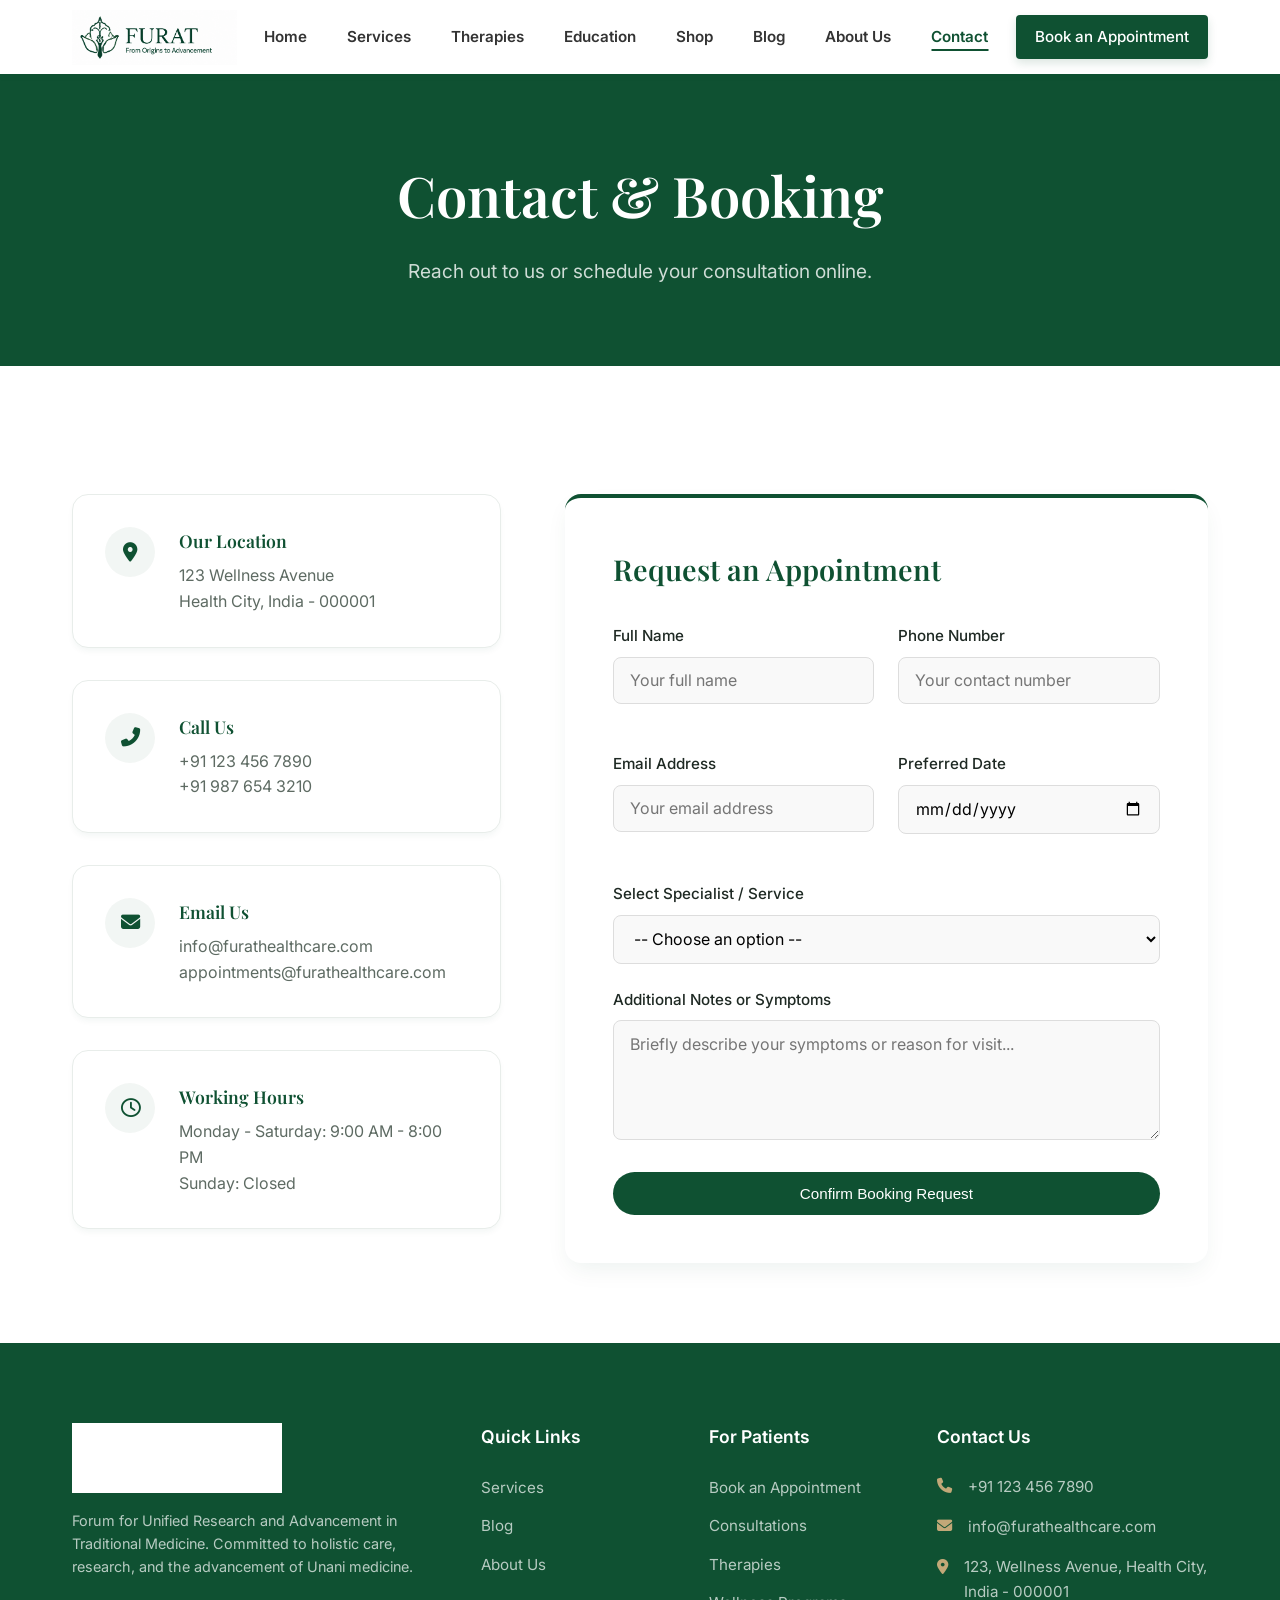
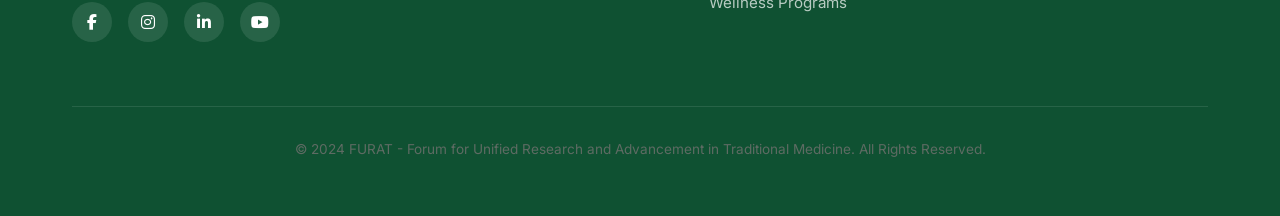
<file: contact.html>
<!DOCTYPE html>
<html lang="en">

<head>
    <meta charset="UTF-8">
    <meta name="viewport" content="width=device-width, initial-scale=1.0">
    <title>Contact & Booking | FURAT</title>
    <meta name="description" content="Book your appointment and get in touch with FURAT.">

    <!-- Stylesheets -->
    <link rel="stylesheet" href="css/global.css">
    <link rel="stylesheet" href="css/contact.css">
    <link rel="stylesheet" href="css/responsive.css">

    <!-- Font Awesome for Icons -->
    <link rel="stylesheet" href="https://cdnjs.cloudflare.com/ajax/libs/font-awesome/6.4.0/css/all.min.css">
</head>

<body>

    <!-- NAVBAR -->
    <header class="main-header header-light">
        <div class="container navbar">
            <a href="index.html" class="logo">
                <img src="assets/logo.png" alt="FURAT Logo" class="brand-logo">
            </a>
            <ul class="nav-links">
                <li><a href="index.html">Home</a></li>
                <li><a href="index.html#services">Services</a></li>
                <li><a href="therapies.html">Therapies</a></li>

                <li><a href="index.html#education">Education</a></li>
                <li><a href="index.html#shop">Shop</a></li>
                <li><a href="index.html#blog">Blog</a></li>
                <li><a href="about.html">About Us</a></li>
                <li><a href="contact.html" class="active">Contact</a></li>
            </ul>
            <div class="nav-actions">
                <a href="contact.html" class="btn btn-primary d-none-mobile btn-header">Book an Appointment</a>
                <button class="mobile-menu-btn"><i class="fas fa-bars"></i></button>
            </div>
        </div>
    </header>

    <!-- MOBILE MENU OVERLAY -->
    <div class="mobile-menu-overlay">
        <div class="mobile-menu-content">
            <button class="close-menu-btn"><i class="fas fa-times"></i></button>
            <a href="index.html" class="logo mb-4" style="display:block; text-align:center;">
                <img src="assets/logo.png" alt="FURAT Logo" style="height: 65px; margin: 0 auto;">
            </a>
            <ul class="mobile-nav-links">
                <li><a href="index.html">Home</a></li>
                <li><a href="index.html#services">Services</a></li>
                <li><a href="therapies.html">Therapies</a></li>

                <li><a href="about.html">About Us</a></li>
                <li><a href="contact.html">Contact</a></li>
            </ul>
            <a href="contact.html" class="btn btn-primary w-100 text-center"
                style="display:block; margin-top:2rem;">Book an Appointment</a>
        </div>
    </div>

    <!-- PAGE HEADER -->
    <section class="page-header">
        <div class="container reveal">
            <h1>Contact & Booking</h1>
            <p>Reach out to us or schedule your consultation online.</p>
        </div>
    </section>

    <!-- CONTACT CONTENT -->
    <section class="contact-page-section">
        <div class="container reveal">
            <div class="contact-layout">

                <!-- Left: Contact Info -->
                <div class="contact-info-wrapper">
                    <div class="contact-info-card">
                        <div class="contact-info-icon"><i class="fas fa-map-marker-alt"></i></div>
                        <div class="contact-info-content">
                            <h4>Our Location</h4>
                            <p>123 Wellness Avenue<br>Health City, India - 000001</p>
                        </div>
                    </div>

                    <div class="contact-info-card">
                        <div class="contact-info-icon"><i class="fas fa-phone-alt"></i></div>
                        <div class="contact-info-content">
                            <h4>Call Us</h4>
                            <p>+91 123 456 7890<br>+91 987 654 3210</p>
                        </div>
                    </div>

                    <div class="contact-info-card">
                        <div class="contact-info-icon"><i class="fas fa-envelope"></i></div>
                        <div class="contact-info-content">
                            <h4>Email Us</h4>
                            <p>info@furathealthcare.com<br>appointments@furathealthcare.com</p>
                        </div>
                    </div>

                    <div class="contact-info-card">
                        <div class="contact-info-icon"><i class="far fa-clock"></i></div>
                        <div class="contact-info-content">
                            <h4>Working Hours</h4>
                            <p>Monday - Saturday: 9:00 AM - 8:00 PM<br>Sunday: Closed</p>
                        </div>
                    </div>
                </div>

                <!-- Right: Booking Form -->
                <div class="booking-form-wrapper">
                    <h3>Request an Appointment</h3>
                    <form action="#" method="POST" id="booking-form">

                        <div class="form-row">
                            <div class="form-group">
                                <label for="name">Full Name</label>
                                <input type="text" id="name" class="form-control" placeholder="Your full name" required>
                            </div>
                            <div class="form-group">
                                <label for="phone">Phone Number</label>
                                <input type="tel" id="phone" class="form-control" placeholder="Your contact number"
                                    required>
                            </div>
                        </div>

                        <div class="form-row">
                            <div class="form-group">
                                <label for="email">Email Address</label>
                                <input type="email" id="email" class="form-control" placeholder="Your email address">
                            </div>
                            <div class="form-group">
                                <label for="date">Preferred Date</label>
                                <input type="date" id="date" class="form-control" required>
                            </div>
                        </div>

                        <div class="form-group">
                            <label for="doctor">Select Specialist / Service</label>
                            <select id="doctor" class="form-control" required>
                                <option value="" disabled selected>-- Choose an option --</option>
                                <option value="dr-okm">Dr. OKM (Holistic Lifestyle)</option>
                                <option value="dr-khuloodha">Dr. Fathimathul Khuloodha (General Physician)</option>
                                <option value="dr-mujeeb">Dr. U Mujeeb (Ortho-Neuro)</option>
                                <option value="dr-shahul">Dr. A. P. Shahul Hameed (Dermatology)</option>
                                <option value="maryam-salwa">Maryam Salwa (Psychology)</option>
                                <option value="therapies">Therapies & Clinical Services</option>
                                <option value="general">General Inquiry</option>
                            </select>
                        </div>

                        <div class="form-group">
                            <label for="message">Additional Notes or Symptoms</label>
                            <textarea id="message" class="form-control"
                                placeholder="Briefly describe your symptoms or reason for visit..."></textarea>
                        </div>

                        <button type="submit" class="btn btn-primary w-100"
                            style="display:block; text-align:center; width:100%; border:none; cursor:pointer;">Confirm
                            Booking Request</button>
                    </form>
                </div>

            </div>
        </div>
    </section>

    <!-- FOOTER -->
    <footer id="contact-footer">
        <div class="container">
            <div class="footer-grid">
                <div class="footer-col">
                    <a href="index.html" class="logo mb-3">
                        <img src="assets/logo.png" alt="FURAT Logo"
                            style="height: 70px; filter: brightness(0) invert(1);">
                    </a>
                    <p style="color: rgba(255,255,255,0.7); font-size: 0.9rem; margin-top: 1rem;">Forum for Unified
                        Research and Advancement in Traditional Medicine. Committed to holistic care, research, and the
                        advancement of Unani medicine.</p>
                    <div class="social-links">
                        <a href="#"><i class="fab fa-facebook-f"></i></a>
                        <a href="#"><i class="fab fa-instagram"></i></a>
                        <a href="#"><i class="fab fa-linkedin-in"></i></a>
                        <a href="#"><i class="fab fa-youtube"></i></a>
                    </div>
                </div>
                <div class="footer-col">
                    <h4>Quick Links</h4>
                    <ul class="footer-links">
                        <li><a href="index.html#services">Services</a></li>
                        <li><a href="index.html#blog">Blog</a></li>
                        <li><a href="about.html">About Us</a></li>
                    </ul>
                </div>
                <div class="footer-col">
                    <h4>For Patients</h4>
                    <ul class="footer-links">
                        <li><a href="contact.html">Book an Appointment</a></li>
                        <li><a href="index.html#services">Consultations</a></li>
                        <li><a href="therapies.html">Therapies</a></li>
                        <li><a href="index.html#services">Wellness Programs</a></li>
                    </ul>
                </div>
                <div class="footer-col">
                    <h4>Contact Us</h4>
                    <ul class="contact-info list-unstyled">
                        <li>
                            <i class="fas fa-phone contact-icon"></i>
                            <span>+91 123 456 7890</span>
                        </li>
                        <li>
                            <i class="fas fa-envelope contact-icon"></i>
                            <span>info@furathealthcare.com</span>
                        </li>
                        <li>
                            <i class="fas fa-map-marker-alt contact-icon"></i>
                            <span>123, Wellness Avenue, Health City, India - 000001</span>
                        </li>
                    </ul>
                </div>
            </div>
            <div class="footer-bottom">
                <p>&copy; 2024 FURAT - Forum for Unified Research and Advancement in Traditional Medicine. All Rights
                    Reserved.</p>
            </div>
        </div>
    </footer>

    <!-- Scripts -->
    <script src="js/script.js"></script>
</body>

</html>
</file>
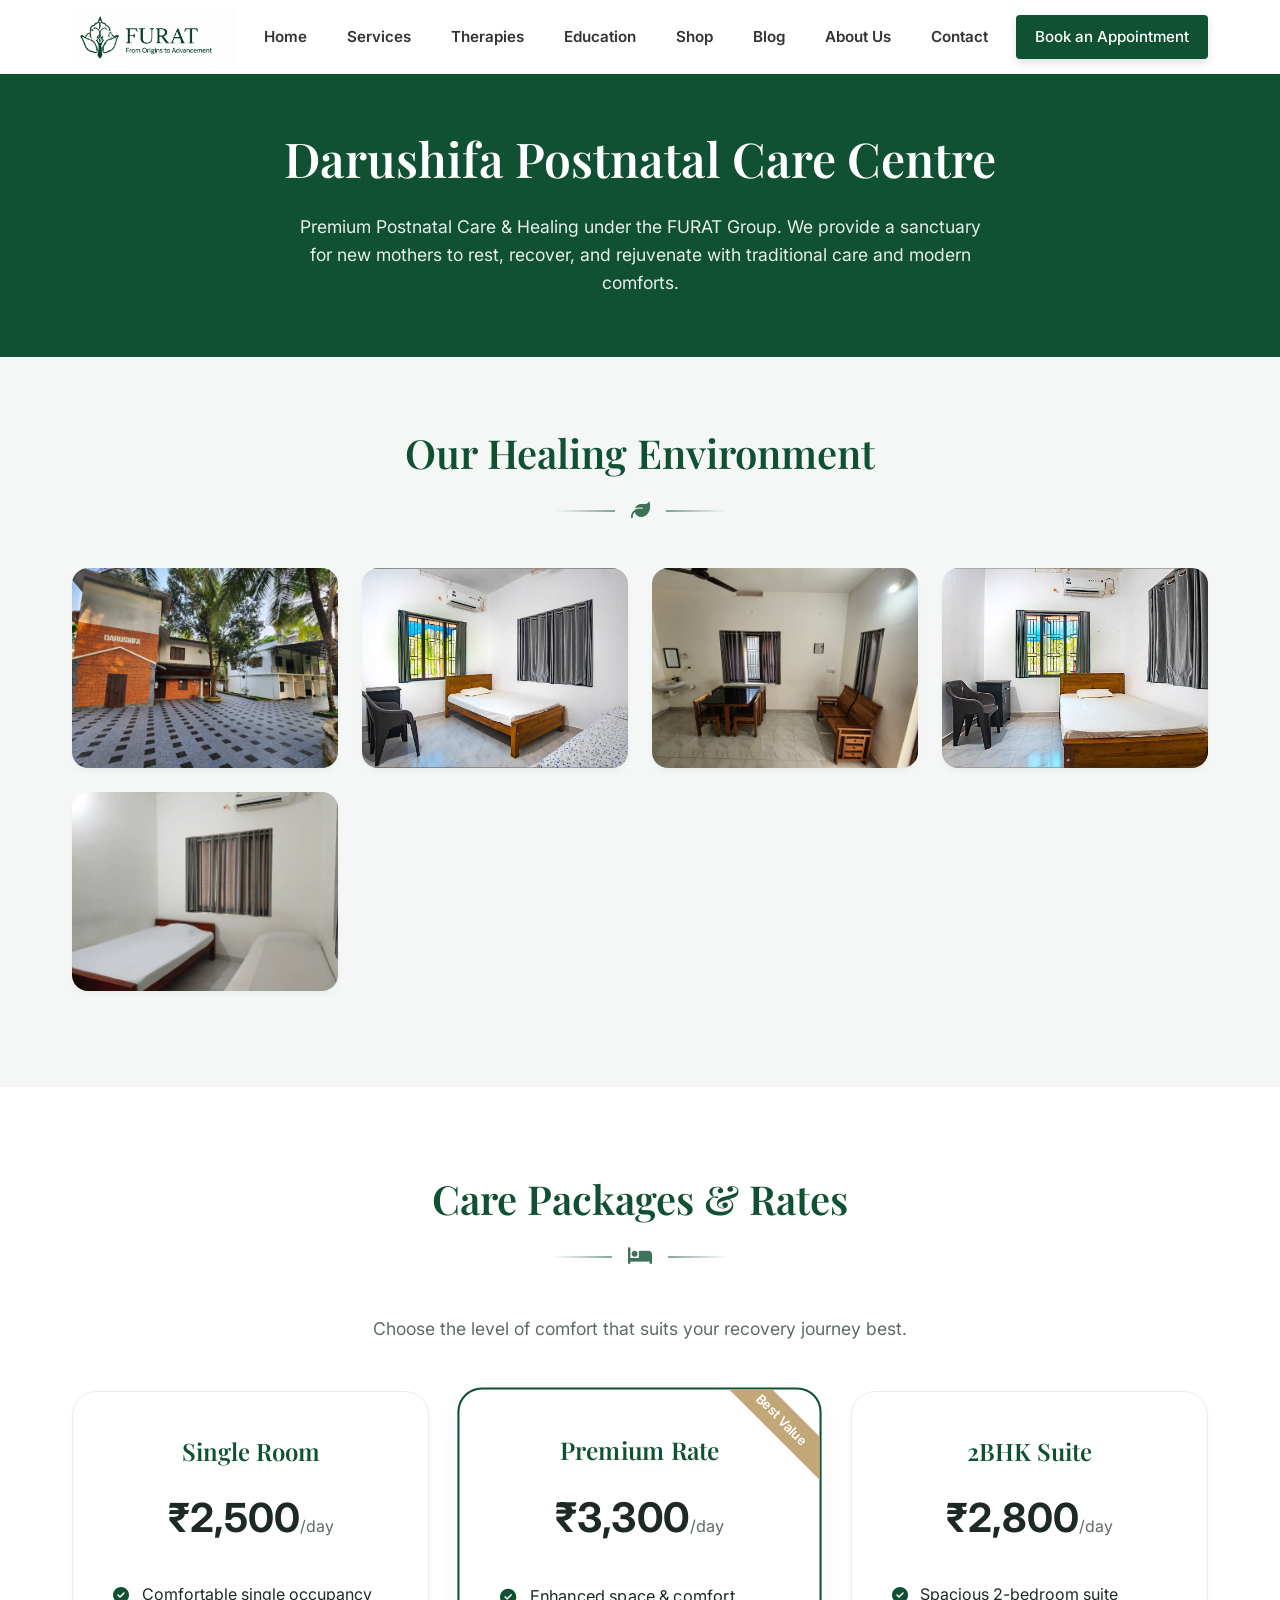
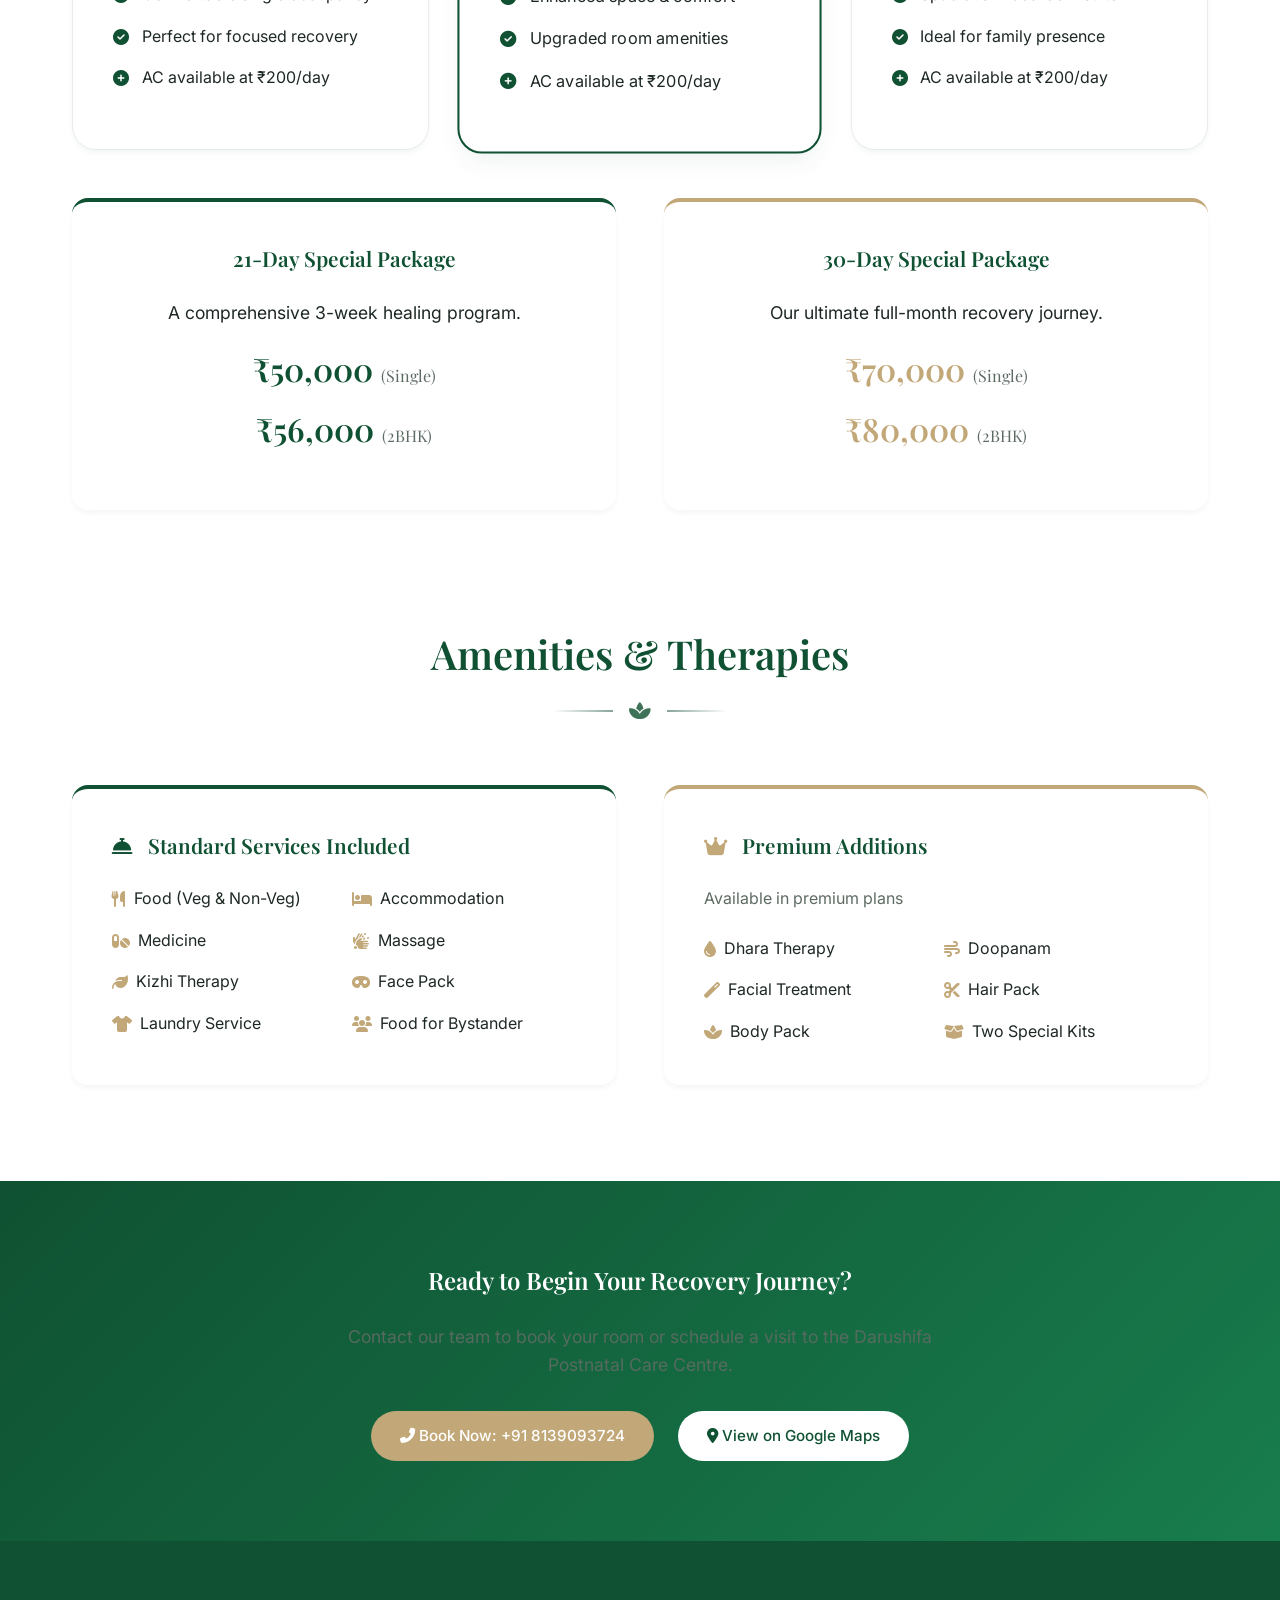
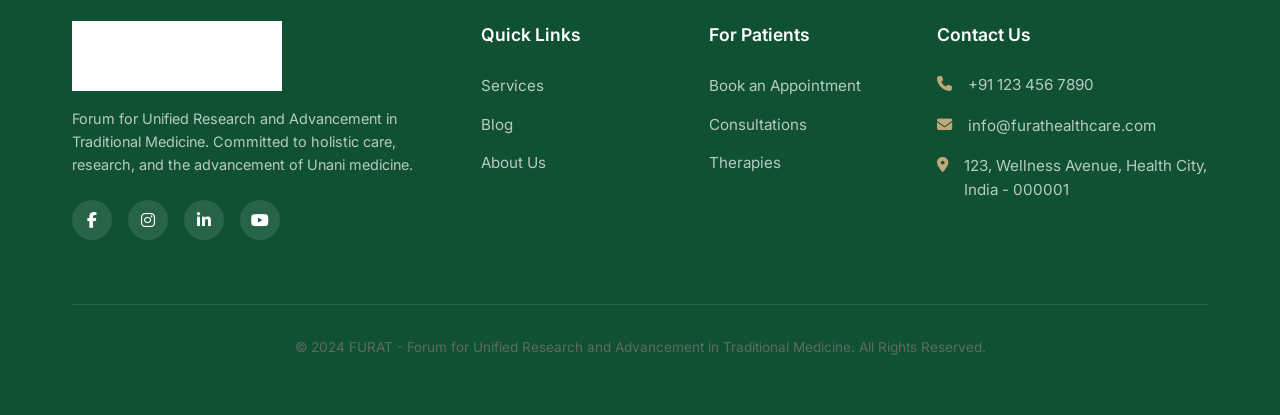
<file: postnatal.html>
<!DOCTYPE html>
<html lang="en">

<head>
    <meta charset="UTF-8">
    <meta name="viewport" content="width=device-width, initial-scale=1.0">
    <title>Postnatal & Maternal Care | FURAT</title>
    <meta name="description" content="Darushifa Postnatal Care Centre - Premium Postnatal Care & Healing under FURAT Group.">

    <!-- Stylesheets -->
    <link rel="stylesheet" href="css/global.css">
    <link rel="stylesheet" href="css/home.css">
    <link rel="stylesheet" href="css/postnatal.css">
    <link rel="stylesheet" href="css/responsive.css">

    <!-- Font Awesome for Icons -->
    <link rel="stylesheet" href="https://cdnjs.cloudflare.com/ajax/libs/font-awesome/6.4.0/css/all.min.css">
</head>

<body>

    <!-- NAVBAR -->
    <header class="main-header header-light">
        <div class="container navbar">
            <a href="index.html" class="logo">
                <img src="assets/logo.png" alt="FURAT Logo" class="brand-logo">
            </a>
            <ul class="nav-links">
                <li><a href="index.html">Home</a></li>
                <li><a href="index.html#services">Services</a></li>
                <li><a href="therapies.html">Therapies</a></li>
                <li><a href="index.html#education">Education</a></li>
                <li><a href="index.html#shop">Shop</a></li>
                <li><a href="index.html#blog">Blog</a></li>
                <li><a href="about.html">About Us</a></li>
                <li><a href="index.html#contact">Contact</a></li>
            </ul>
            <div class="nav-actions">
                <a href="#booking-section" class="btn btn-primary d-none-mobile btn-header">Book an Appointment</a>
                <button class="mobile-menu-btn"><i class="fas fa-bars"></i></button>
            </div>
        </div>
    </header>

    <!-- MOBILE MENU OVERLAY -->
    <div class="mobile-menu-overlay">
        <div class="mobile-menu-content">
            <button class="close-menu-btn"><i class="fas fa-times"></i></button>
            <a href="index.html" class="logo mb-4" style="display:block; text-align:center;">
                <img src="assets/logo.png" alt="FURAT Logo" style="height: 65px; margin: 0 auto;">
            </a>
            <ul class="mobile-nav-links">
                <li><a href="index.html">Home</a></li>
                <li><a href="index.html#services">Services</a></li>
                <li><a href="therapies.html">Therapies</a></li>
                <li><a href="index.html#blog">Blog</a></li>
                <li><a href="about.html">About Us</a></li>
            </ul>
            <a href="#booking-section" class="btn btn-primary w-100 text-center"
                style="display:block; margin-top:2rem;">Book an Appointment</a>
        </div>
    </div>

    <!-- PAGE HEADER -->
    <section class="postnatal-hero">
        <div class="container reveal">
            <h1>Darushifa Postnatal Care Centre</h1>
            <p>Premium Postnatal Care & Healing under the FURAT Group. We provide a sanctuary for new mothers to rest, recover, and rejuvenate with traditional care and modern comforts.</p>
        </div>
    </section>

    <!-- FACILITY GALLERY -->
    <section class="gallery-section" style="padding: 4rem 2rem; background-color: var(--color-surface);">
        <div class="container reveal">
            <div class="text-center">
                <h2 class="section-title">Our Healing Environment</h2>
                <div class="section-divider"><i class="fas fa-leaf"></i></div>
            </div>
            
            <div class="gallery-grid">
                <div class="gallery-item"><img src="postnatal%20care%20centres/Darushifa/1.jpeg" alt="Facility Image 1"></div>
                <div class="gallery-item"><img src="postnatal%20care%20centres/Darushifa/2.jpeg" alt="Facility Image 2"></div>
                <div class="gallery-item"><img src="postnatal%20care%20centres/Darushifa/3.jpeg" alt="Facility Image 3"></div>
                <div class="gallery-item"><img src="postnatal%20care%20centres/Darushifa/4.jpeg" alt="Facility Image 4"></div>
                <div class="gallery-item"><img src="postnatal%20care%20centres/Darushifa/5.jpeg" alt="Facility Image 5"></div>
            </div>
        </div>
    </section>

    <!-- PRICING & PACKAGES -->
    <section class="pricing-section" id="booking-section">
        <div class="container reveal">
            <div class="text-center">
                <h2 class="section-title">Care Packages & Rates</h2>
                <div class="section-divider"><i class="fas fa-bed"></i></div>
                <p class="section-subtitle">Choose the level of comfort that suits your recovery journey best.</p>
            </div>

            <!-- Daily Rates Grid -->
            <div class="pricing-grid">
                <div class="pricing-card">
                    <div class="pricing-header">
                        <h3>Single Room</h3>
                    </div>
                    <div class="pricing-price">₹2,500<span>/day</span></div>
                    <ul class="services-list">
                        <li><i class="fas fa-check-circle"></i> Comfortable single occupancy</li>
                        <li><i class="fas fa-check-circle"></i> Perfect for focused recovery</li>
                        <li><i class="fas fa-plus-circle"></i> AC available at ₹200/day</li>
                    </ul>
                </div>

                <div class="pricing-card featured">
                    <div class="pricing-header">
                        <h3>Premium Rate</h3>
                    </div>
                    <div class="pricing-price">₹3,300<span>/day</span></div>
                    <ul class="services-list">
                        <li><i class="fas fa-check-circle"></i> Enhanced space & comfort</li>
                        <li><i class="fas fa-check-circle"></i> Upgraded room amenities</li>
                        <li><i class="fas fa-plus-circle"></i> AC available at ₹200/day</li>
                    </ul>
                </div>

                <div class="pricing-card">
                    <div class="pricing-header">
                        <h3>2BHK Suite</h3>
                    </div>
                    <div class="pricing-price">₹2,800<span>/day</span></div>
                    <ul class="services-list">
                        <li><i class="fas fa-check-circle"></i> Spacious 2-bedroom suite</li>
                        <li><i class="fas fa-check-circle"></i> Ideal for family presence</li>
                        <li><i class="fas fa-plus-circle"></i> AC available at ₹200/day</li>
                    </ul>
                </div>
            </div>

            <!-- Extended Special Packages -->
            <div class="services-grid-wrapper" style="margin-top: 3rem;">
                <div class="services-box" style="text-align: center; border-left: none; border-top: 4px solid var(--color-primary);">
                    <h4>21-Day Special Package</h4>
                    <p style="font-size: 1.1rem; margin-bottom: 1rem; color: var(--color-text);">A comprehensive 3-week healing program.</p>
                    <h3 style="font-size: 2rem; color: var(--color-primary); margin-bottom: 0.5rem;">₹50,000 <span style="font-size: 1rem; color: var(--color-text-muted); font-weight: normal;">(Single)</span></h3>
                    <h3 style="font-size: 2rem; color: var(--color-primary);">₹56,000 <span style="font-size: 1rem; color: var(--color-text-muted); font-weight: normal;">(2BHK)</span></h3>
                </div>
                <div class="services-box premium" style="text-align: center; border-left: none;">
                    <h4>30-Day Special Package</h4>
                    <p style="font-size: 1.1rem; margin-bottom: 1rem; color: var(--color-text);">Our ultimate full-month recovery journey.</p>
                    <h3 style="font-size: 2rem; color: var(--color-accent-gold); margin-bottom: 0.5rem;">₹70,000 <span style="font-size: 1rem; color: var(--color-text-muted); font-weight: normal;">(Single)</span></h3>
                    <h3 style="font-size: 2rem; color: var(--color-accent-gold);">₹80,000 <span style="font-size: 1rem; color: var(--color-text-muted); font-weight: normal;">(2BHK)</span></h3>
                </div>
            </div>
            
        </div>
    </section>

    <!-- INCLUDED SERVICES -->
    <section style="padding: 2rem 2rem 6rem; background-color: var(--color-bg);">
        <div class="container reveal">
            <div class="text-center">
                <h2 class="section-title">Amenities & Therapies</h2>
                <div class="section-divider"><i class="fas fa-spa"></i></div>
            </div>
            
            <div class="services-grid-wrapper">
                <div class="services-box">
                    <h4><i class="fas fa-concierge-bell" style="margin-right: 10px;"></i> Standard Services Included</h4>
                    <ul>
                        <li><i class="fas fa-utensils"></i> Food (Veg & Non-Veg)</li>
                        <li><i class="fas fa-bed"></i> Accommodation</li>
                        <li><i class="fas fa-pills"></i> Medicine</li>
                        <li><i class="fas fa-hands-bubbles"></i> Massage</li>
                        <li><i class="fas fa-leaf"></i> Kizhi Therapy</li>
                        <li><i class="fas fa-mask"></i> Face Pack</li>
                        <li><i class="fas fa-tshirt"></i> Laundry Service</li>
                        <li><i class="fas fa-users"></i> Food for Bystander</li>
                    </ul>
                </div>
                <div class="services-box premium">
                    <h4><i class="fas fa-crown" style="margin-right: 10px; color: var(--color-accent-gold);"></i> Premium Additions</h4>
                    <p style="margin-bottom: 1.5rem; color: var(--color-text-muted);">Available in premium plans</p>
                    <ul>
                        <li><i class="fas fa-tint"></i> Dhara Therapy</li>
                        <li><i class="fas fa-wind"></i> Doopanam</li>
                        <li><i class="fas fa-magic"></i> Facial Treatment</li>
                        <li><i class="fas fa-cut"></i> Hair Pack</li>
                        <li><i class="fas fa-spa"></i> Body Pack</li>
                        <li><i class="fas fa-box-open"></i> Two Special Kits</li>
                    </ul>
                </div>
            </div>
        </div>
    </section>

    <!-- CONTACT CTA -->
    <section class="contact-cta-section">
        <div class="container reveal">
            <h2>Ready to Begin Your Recovery Journey?</h2>
            <p style="font-size: 1.1rem; max-width: 600px; margin: 0 auto; opacity: 0.9;">Contact our team to book your room or schedule a visit to the Darushifa Postnatal Care Centre.</p>
            
            <div class="cta-buttons">
                <a href="tel:+918139093724" class="btn btn-gold btn-large">
                    <i class="fas fa-phone-alt"></i> Book Now: +91 8139093724
                </a>
                <a href="https://maps.app.goo.gl/8ovUD7uid8RxBCwE7" target="_blank" class="btn btn-white btn-large">
                    <i class="fas fa-map-marker-alt"></i> View on Google Maps
                </a>
            </div>
        </div>
    </section>

    <!-- FOOTER -->
    <footer id="contact">
        <div class="container">
            <div class="footer-grid">
                <div class="footer-col">
                    <a href="index.html" class="logo mb-3">
                        <img src="assets/logo.png" alt="FURAT Logo" style="height: 70px; filter: brightness(0) invert(1);">
                    </a>
                    <p style="color: rgba(255,255,255,0.7); font-size: 0.9rem; margin-top: 1rem;">Forum for Unified Research and Advancement in Traditional Medicine. Committed to holistic care, research, and the advancement of Unani medicine.</p>
                    <div class="social-links">
                        <a href="#"><i class="fab fa-facebook-f"></i></a>
                        <a href="#"><i class="fab fa-instagram"></i></a>
                        <a href="#"><i class="fab fa-linkedin-in"></i></a>
                        <a href="#"><i class="fab fa-youtube"></i></a>
                    </div>
                </div>
                <div class="footer-col">
                    <h4>Quick Links</h4>
                    <ul class="footer-links">
                        <li><a href="index.html#services">Services</a></li>
                        <li><a href="index.html#blog">Blog</a></li>
                        <li><a href="about.html">About Us</a></li>
                    </ul>
                </div>
                <div class="footer-col">
                    <h4>For Patients</h4>
                    <ul class="footer-links">
                        <li><a href="index.html#booking-section">Book an Appointment</a></li>
                        <li><a href="consultation.html">Consultations</a></li>
                        <li><a href="therapies.html">Therapies</a></li>
                    </ul>
                </div>
                <div class="footer-col">
                    <h4>Contact Us</h4>
                    <ul class="contact-info list-unstyled">
                        <li>
                            <i class="fas fa-phone contact-icon"></i>
                            <span>+91 123 456 7890</span>
                        </li>
                        <li>
                            <i class="fas fa-envelope contact-icon"></i>
                            <span>info@furathealthcare.com</span>
                        </li>
                        <li>
                            <i class="fas fa-map-marker-alt contact-icon"></i>
                            <span>123, Wellness Avenue, Health City, India - 000001</span>
                        </li>
                    </ul>
                </div>
            </div>
            <div class="footer-bottom">
                <p>&copy; 2024 FURAT - Forum for Unified Research and Advancement in Traditional Medicine. All Rights Reserved.</p>
            </div>
        </div>
    </footer>

    <!-- Scripts -->
    <script src="js/script.js"></script>
</body>
</html>
</file>
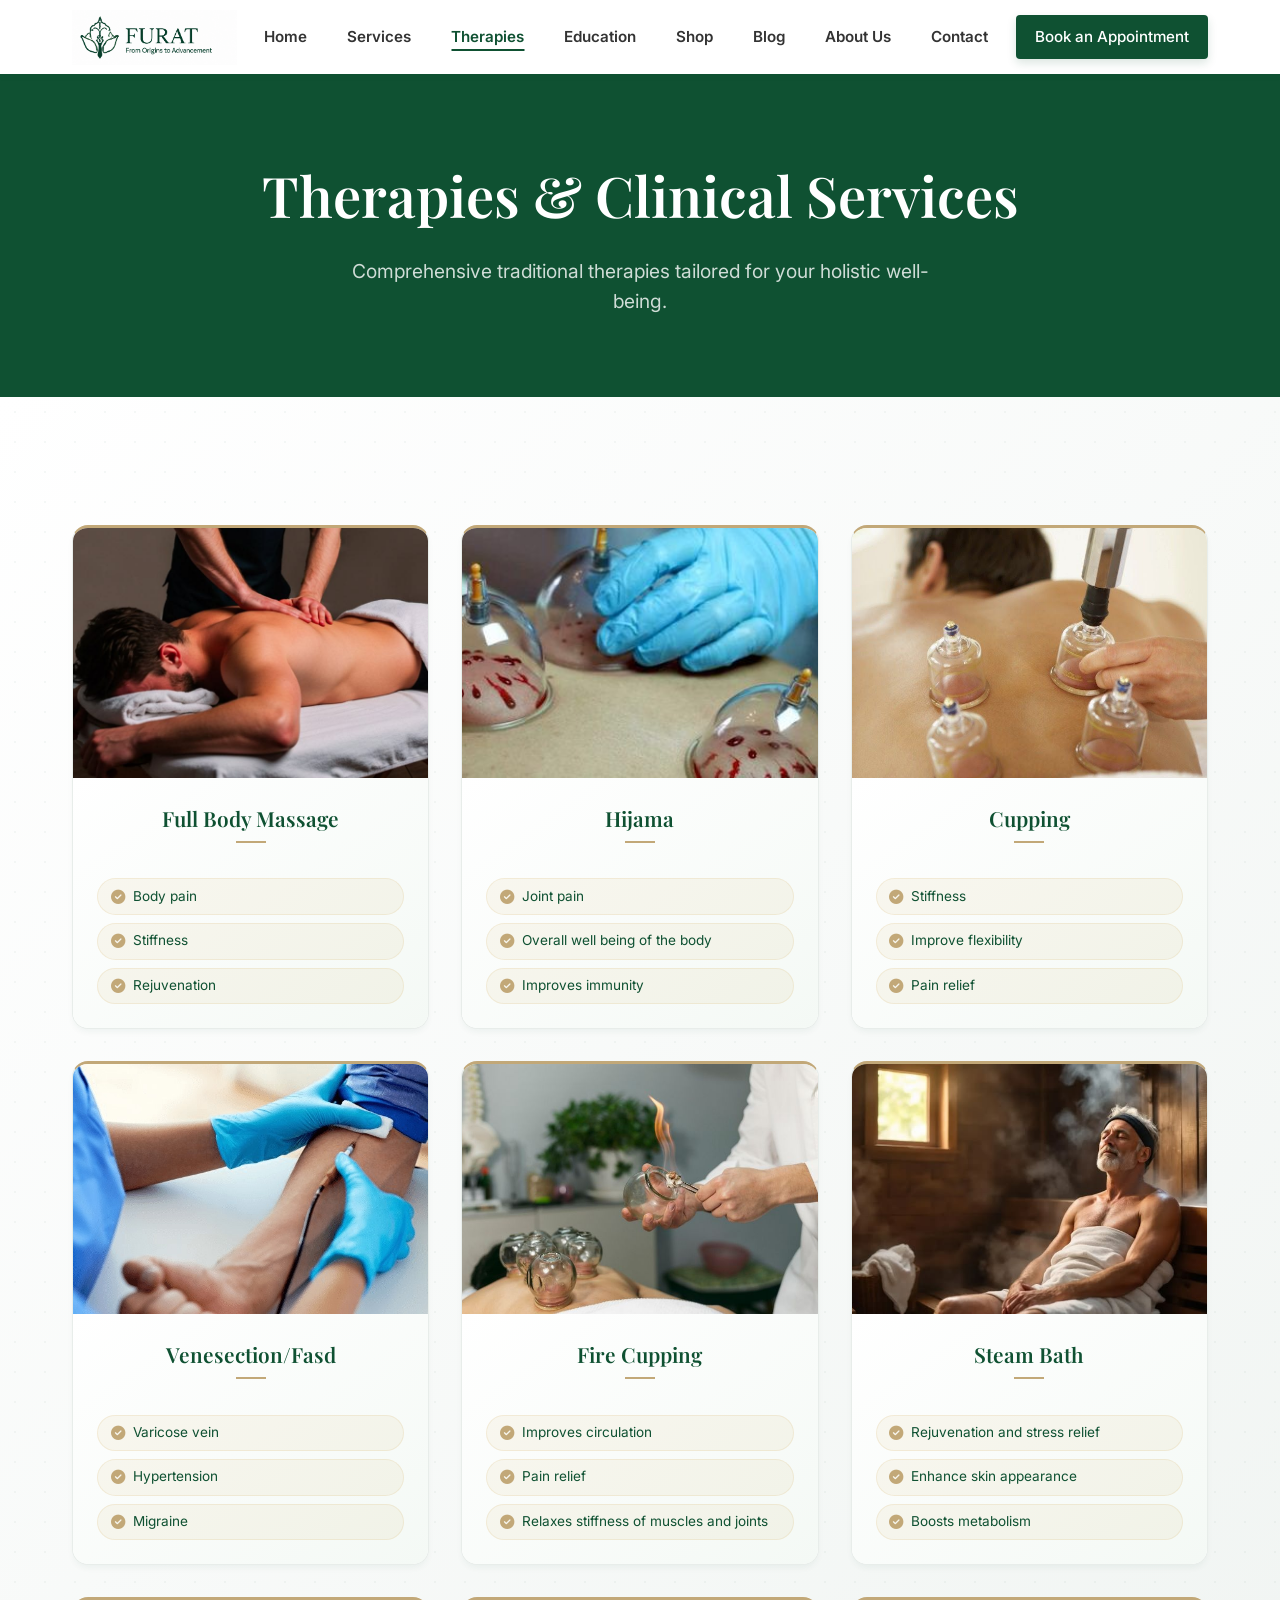
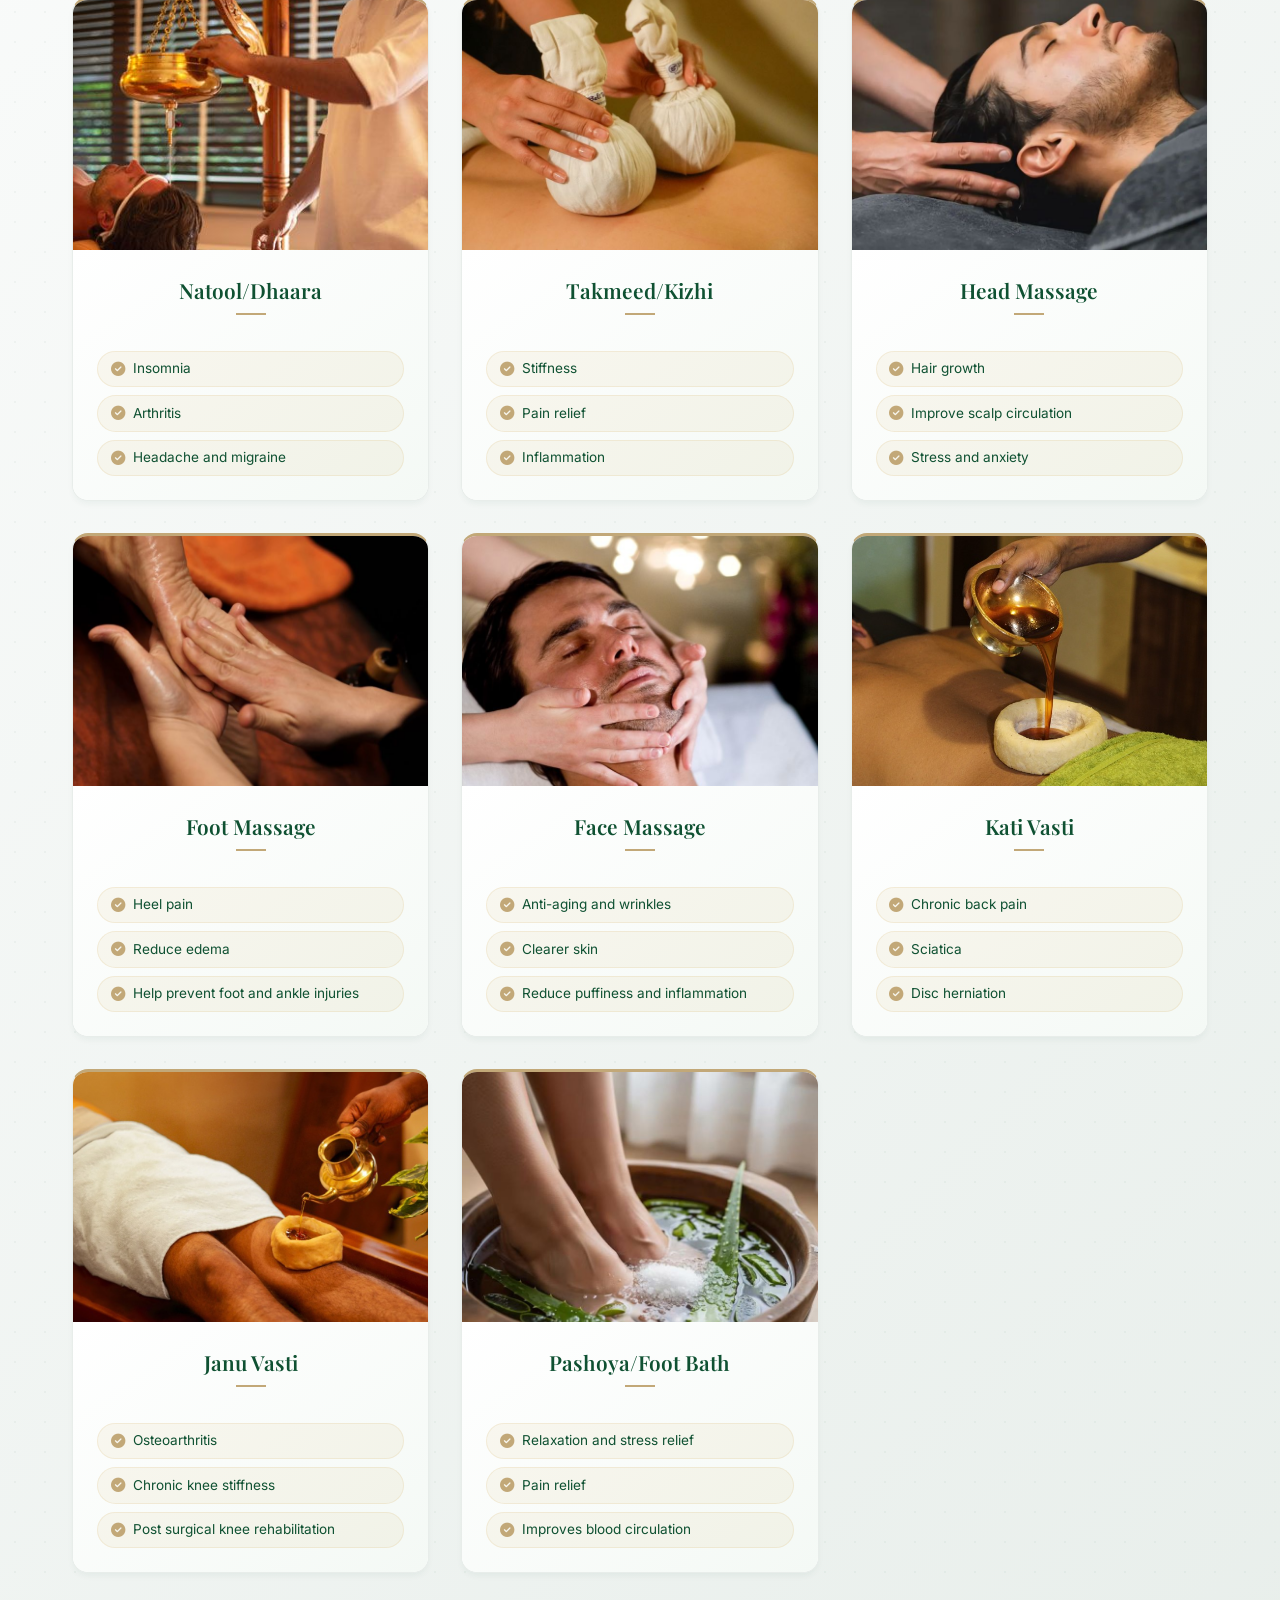
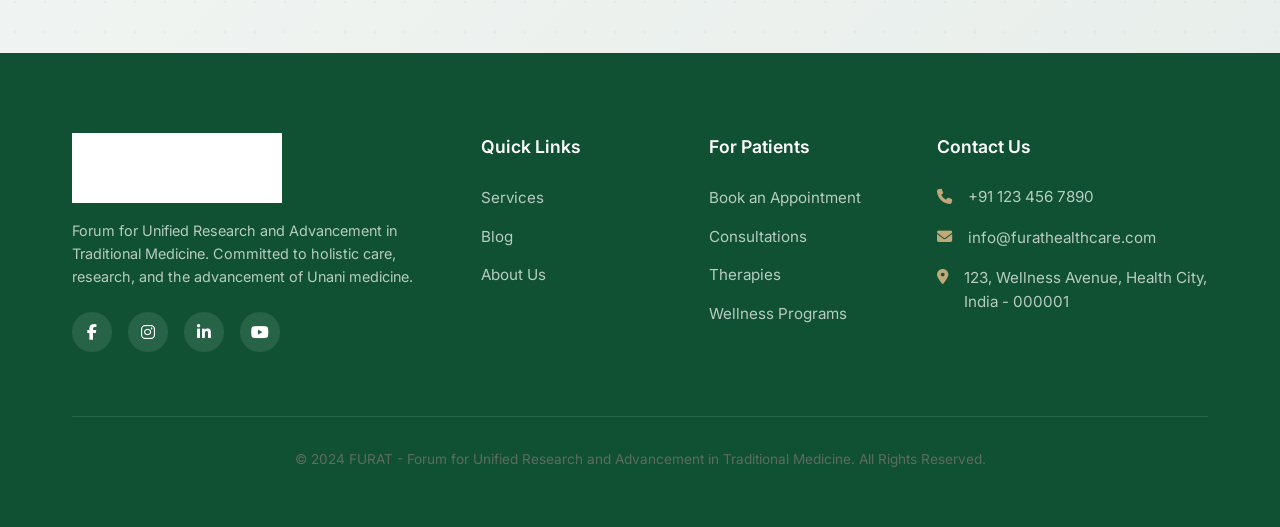
<file: therapies.html>
<!DOCTYPE html>
<html lang="en">

<head>
    <meta charset="UTF-8">
    <meta name="viewport" content="width=device-width, initial-scale=1.0">
    <title>Therapies | FURAT</title>
    <meta name="description" content="Explore our specialized therapies and clinical services at FURAT.">

    <!-- Stylesheets -->
    <link rel="stylesheet" href="css/global.css">
    <link rel="stylesheet" href="css/therapies.css">
    <link rel="stylesheet" href="css/responsive.css">

    <!-- Font Awesome for Icons -->
    <link rel="stylesheet" href="https://cdnjs.cloudflare.com/ajax/libs/font-awesome/6.4.0/css/all.min.css">
</head>

<body>

    <!-- NAVBAR -->
    <header class="main-header header-light">
        <div class="container navbar">
            <a href="index.html" class="logo">
                <img src="assets/logo.png" alt="FURAT Logo" class="brand-logo">
            </a>
            <ul class="nav-links">
                <li><a href="index.html">Home</a></li>
                <li><a href="index.html#services">Services</a></li>
                <li><a href="therapies.html" class="active">Therapies</a></li>

                <li><a href="index.html#education">Education</a></li>
                <li><a href="index.html#shop">Shop</a></li>
                <li><a href="index.html#blog">Blog</a></li>
                <li><a href="about.html">About Us</a></li>
                <li><a href="index.html#contact">Contact</a></li>
            </ul>
            <div class="nav-actions">
                <a href="index.html#contact" class="btn btn-primary d-none-mobile btn-header">Book an Appointment</a>
                <button class="mobile-menu-btn"><i class="fas fa-bars"></i></button>
            </div>
        </div>
    </header>

    <!-- MOBILE MENU OVERLAY -->
    <div class="mobile-menu-overlay">
        <div class="mobile-menu-content">
            <button class="close-menu-btn"><i class="fas fa-times"></i></button>
            <a href="index.html" class="logo mb-4" style="display:block; text-align:center;">
                <img src="assets/logo.png" alt="FURAT Logo" style="height: 65px; margin: 0 auto;">
            </a>
            <ul class="mobile-nav-links">
                <li><a href="index.html">Home</a></li>
                <li><a href="index.html#services">Services</a></li>
                <li><a href="therapies.html">Therapies</a></li>

                <li><a href="index.html#blog">Blog</a></li>
                <li><a href="about.html">About Us</a></li>
            </ul>
            <a href="index.html#contact" class="btn btn-primary w-100 text-center"
                style="display:block; margin-top:2rem;">Book an Appointment</a>
        </div>
    </div>

    <!-- PAGE HEADER -->
    <section class="page-header">
        <div class="container reveal">
            <h1>Therapies & Clinical Services</h1>
            <p>Comprehensive traditional therapies tailored for your holistic well-being.</p>
        </div>
    </section>

    <!-- THERAPIES CONTENT -->
    <section class="therapies-section">
        <div class="container reveal">
            <div class="therapies-grid">

                <!-- 1. Full body massage -->
                <div class="therapy-card">
                    <div class="therapy-img">
                        <img src="therapies/full%20body%20massage.jpeg" alt="Full Body Massage">
                    </div>
                    <div class="therapy-info">
                        <h3>Full Body Massage</h3>
                        <ul class="therapy-benefits">
                            <li><i class="fas fa-check-circle"></i> Body pain</li>
                            <li><i class="fas fa-check-circle"></i> Stiffness</li>
                            <li><i class="fas fa-check-circle"></i> Rejuvenation</li>
                        </ul>
                    </div>
                </div>

                <!-- 2. Hijama -->
                <div class="therapy-card">
                    <div class="therapy-img">
                        <img src="therapies/hijama.jpeg" alt="Hijama">
                    </div>
                    <div class="therapy-info">
                        <h3>Hijama</h3>
                        <ul class="therapy-benefits">
                            <li><i class="fas fa-check-circle"></i> Joint pain</li>
                            <li><i class="fas fa-check-circle"></i> Overall well being of the body</li>
                            <li><i class="fas fa-check-circle"></i> Improves immunity</li>
                        </ul>
                    </div>
                </div>

                <!-- 3. Cupping -->
                <div class="therapy-card">
                    <div class="therapy-img">
                        <img src="therapies/cupping.jpeg" alt="Cupping" style="object-position: center 80%;">
                    </div>
                    <div class="therapy-info">
                        <h3>Cupping</h3>
                        <ul class="therapy-benefits">
                            <li><i class="fas fa-check-circle"></i> Stiffness</li>
                            <li><i class="fas fa-check-circle"></i> Improve flexibility</li>
                            <li><i class="fas fa-check-circle"></i> Pain relief</li>
                        </ul>
                    </div>
                </div>

                <!-- 4. Venesection/Fasd -->
                <div class="therapy-card">
                    <div class="therapy-img">
                        <img src="therapies/Fasd or Venesection.jpeg" alt="Venesection/Fasd">
                    </div>
                    <div class="therapy-info">
                        <h3>Venesection/Fasd</h3>
                        <ul class="therapy-benefits">
                            <li><i class="fas fa-check-circle"></i> Varicose vein</li>
                            <li><i class="fas fa-check-circle"></i> Hypertension</li>
                            <li><i class="fas fa-check-circle"></i> Migraine</li>
                        </ul>
                    </div>
                </div>

                <!-- 5. Fire cupping -->
                <div class="therapy-card">
                    <div class="therapy-img">
                        <img src="therapies/fire%20cupping.jpeg" alt="Fire Cupping">
                    </div>
                    <div class="therapy-info">
                        <h3>Fire Cupping</h3>
                        <ul class="therapy-benefits">
                            <li><i class="fas fa-check-circle"></i> Improves circulation</li>
                            <li><i class="fas fa-check-circle"></i> Pain relief</li>
                            <li><i class="fas fa-check-circle"></i> Relaxes stiffness of muscles and joints</li>
                        </ul>
                    </div>
                </div>

                <!-- 6. Steam bath -->
                <div class="therapy-card">
                    <div class="therapy-img">
                        <img src="therapies/steam%20bath.jpeg" alt="Steam Bath">
                    </div>
                    <div class="therapy-info">
                        <h3>Steam Bath</h3>
                        <ul class="therapy-benefits">
                            <li><i class="fas fa-check-circle"></i> Rejuvenation and stress relief</li>
                            <li><i class="fas fa-check-circle"></i> Enhance skin appearance</li>
                            <li><i class="fas fa-check-circle"></i> Boosts metabolism</li>
                        </ul>
                    </div>
                </div>

                <!-- 7. Natool/dhaara -->
                <div class="therapy-card">
                    <div class="therapy-img">
                        <img src="therapies/natool.jpeg" alt="Natool/Dhaara">
                    </div>
                    <div class="therapy-info">
                        <h3>Natool/Dhaara</h3>
                        <ul class="therapy-benefits">
                            <li><i class="fas fa-check-circle"></i> Insomnia</li>
                            <li><i class="fas fa-check-circle"></i> Arthritis</li>
                            <li><i class="fas fa-check-circle"></i> Headache and migraine</li>
                        </ul>
                    </div>
                </div>

                <!-- 8. Takmeed/Kizhi -->
                <div class="therapy-card">
                    <div class="therapy-img">
                        <img src="therapies/kizhi.jpeg" alt="Takmeed/Kizhi">
                    </div>
                    <div class="therapy-info">
                        <h3>Takmeed/Kizhi</h3>
                        <ul class="therapy-benefits">
                            <li><i class="fas fa-check-circle"></i> Stiffness</li>
                            <li><i class="fas fa-check-circle"></i> Pain relief</li>
                            <li><i class="fas fa-check-circle"></i> Inflammation</li>
                        </ul>
                    </div>
                </div>

                <!-- 9. Head massage -->
                <div class="therapy-card">
                    <div class="therapy-img">
                        <img src="therapies/Head massage.jpeg" alt="Head Massage">
                    </div>
                    <div class="therapy-info">
                        <h3>Head Massage</h3>
                        <ul class="therapy-benefits">
                            <li><i class="fas fa-check-circle"></i> Hair growth</li>
                            <li><i class="fas fa-check-circle"></i> Improve scalp circulation</li>
                            <li><i class="fas fa-check-circle"></i> Stress and anxiety</li>
                        </ul>
                    </div>
                </div>

                <!-- 10. Foot massage -->
                <div class="therapy-card">
                    <div class="therapy-img">
                        <img src="therapies/foot%20massage.jpeg" alt="Foot Massage">
                    </div>
                    <div class="therapy-info">
                        <h3>Foot Massage</h3>
                        <ul class="therapy-benefits">
                            <li><i class="fas fa-check-circle"></i> Heel pain</li>
                            <li><i class="fas fa-check-circle"></i> Reduce edema</li>
                            <li><i class="fas fa-check-circle"></i> Help prevent foot and ankle injuries</li>
                        </ul>
                    </div>
                </div>

                <!-- 11. Face massage -->
                <div class="therapy-card">
                    <div class="therapy-img">
                        <img src="therapies/face%20massage.jpeg" alt="Face Massage">
                    </div>
                    <div class="therapy-info">
                        <h3>Face Massage</h3>
                        <ul class="therapy-benefits">
                            <li><i class="fas fa-check-circle"></i> Anti-aging and wrinkles</li>
                            <li><i class="fas fa-check-circle"></i> Clearer skin</li>
                            <li><i class="fas fa-check-circle"></i> Reduce puffiness and inflammation</li>
                        </ul>
                    </div>
                </div>

                <!-- 12. Kati vasti -->
                <div class="therapy-card">
                    <div class="therapy-img">
                        <img src="therapies/kati vasthi.jpeg" alt="Kati Vasti">
                    </div>
                    <div class="therapy-info">
                        <h3>Kati Vasti</h3>
                        <ul class="therapy-benefits">
                            <li><i class="fas fa-check-circle"></i> Chronic back pain</li>
                            <li><i class="fas fa-check-circle"></i> Sciatica</li>
                            <li><i class="fas fa-check-circle"></i> Disc herniation</li>
                        </ul>
                    </div>
                </div>

                <!-- 13. Janu vasti -->
                <div class="therapy-card">
                    <div class="therapy-img">
                        <img src="therapies/janu vasti.jpeg" alt="Janu Vasti">
                    </div>
                    <div class="therapy-info">
                        <h3>Janu Vasti</h3>
                        <ul class="therapy-benefits">
                            <li><i class="fas fa-check-circle"></i> Osteoarthritis</li>
                            <li><i class="fas fa-check-circle"></i> Chronic knee stiffness</li>
                            <li><i class="fas fa-check-circle"></i> Post surgical knee rehabilitation</li>
                        </ul>
                    </div>
                </div>

                <!-- 14. Pashoya/Foot Bath -->
                <div class="therapy-card">
                    <div class="therapy-img">
                        <img src="therapies/pashoya.jpeg" alt="Pashoya/Foot Bath">
                    </div>
                    <div class="therapy-info">
                        <h3>Pashoya/Foot Bath</h3>
                        <ul class="therapy-benefits">
                            <li><i class="fas fa-check-circle"></i> Relaxation and stress relief</li>
                            <li><i class="fas fa-check-circle"></i> Pain relief</li>
                            <li><i class="fas fa-check-circle"></i> Improves blood circulation</li>
                        </ul>
                    </div>
                </div>

            </div>
        </div>
    </section>

    <!-- FOOTER -->
    <footer id="contact">
        <div class="container">
            <div class="footer-grid">
                <div class="footer-col">
                    <a href="index.html" class="logo mb-3">
                        <img src="assets/logo.png" alt="FURAT Logo"
                            style="height: 70px; filter: brightness(0) invert(1);">
                    </a>
                    <p style="color: rgba(255,255,255,0.7); font-size: 0.9rem; margin-top: 1rem;">Forum for Unified
                        Research and Advancement in Traditional Medicine. Committed to holistic care, research, and the
                        advancement of Unani medicine.</p>
                    <div class="social-links">
                        <a href="#"><i class="fab fa-facebook-f"></i></a>
                        <a href="#"><i class="fab fa-instagram"></i></a>
                        <a href="#"><i class="fab fa-linkedin-in"></i></a>
                        <a href="#"><i class="fab fa-youtube"></i></a>
                    </div>
                </div>
                <div class="footer-col">
                    <h4>Quick Links</h4>
                    <ul class="footer-links">
                        <li><a href="index.html#services">Services</a></li>
                        <li><a href="index.html#blog">Blog</a></li>
                        <li><a href="about.html">About Us</a></li>
                    </ul>
                </div>
                <div class="footer-col">
                    <h4>For Patients</h4>
                    <ul class="footer-links">
                        <li><a href="index.html#contact">Book an Appointment</a></li>
                        <li><a href="index.html#services">Consultations</a></li>
                        <li><a href="therapies.html">Therapies</a></li>
                        <li><a href="index.html#services">Wellness Programs</a></li>
                    </ul>
                </div>
                <div class="footer-col">
                    <h4>Contact Us</h4>
                    <ul class="contact-info list-unstyled">
                        <li>
                            <i class="fas fa-phone contact-icon"></i>
                            <span>+91 123 456 7890</span>
                        </li>
                        <li>
                            <i class="fas fa-envelope contact-icon"></i>
                            <span>info@furathealthcare.com</span>
                        </li>
                        <li>
                            <i class="fas fa-map-marker-alt contact-icon"></i>
                            <span>123, Wellness Avenue, Health City, India - 000001</span>
                        </li>
                    </ul>
                </div>
            </div>
            <div class="footer-bottom">
                <p>&copy; 2024 FURAT - Forum for Unified Research and Advancement in Traditional Medicine. All Rights
                    Reserved.</p>
            </div>
        </div>
    </footer>

    <!-- Scripts -->
    <script src="js/script.js"></script>
</body>

</html>
</file>
<file: css/global.css>
/* style.css - FURAT Design System */

@import url('https://fonts.googleapis.com/css2?family=Inter:wght@300;400;500;600&family=Playfair+Display:ital,wght@0,400;0,600;0,700;1,400&family=Outfit:wght@300;400;500;600&display=swap');

:root {
  /* Color Palette */
  --color-primary: #0F5132;
  /* Deep Emerald Green */
  --color-primary-light: #187d4d;
  --color-secondary: #8FAF9B;
  /* Sage Green */
  --color-bg: #FFFFFF;
  /* Pure White */
  --color-surface: #F4F7F5;
  /* Very subtle green tint */
  --color-accent-gold: #C2A878;
  /* Muted Gold */

  --color-text-main: #1e2923;
  --color-text-muted: #5e6b63;
  --color-white: #ffffff;
  --color-border: #e8edea;

  /* Typography */
  --font-heading: 'Playfair Display', serif;
  --font-body: 'Inter', sans-serif;

  /* Layout */
  --container-width: 1200px;
  --section-padding: 5rem 2rem;

  /* Shadows & Radius */
  --shadow-sm: 0 4px 6px -1px rgba(15, 81, 50, 0.05);
  --shadow-md: 0 10px 25px -5px rgba(15, 81, 50, 0.08);
  --radius-sm: 8px;
  --radius-md: 16px;
  --radius-lg: 24px;
}

/* Global Reset */
* {
  margin: 0;
  padding: 0;
  box-sizing: border-box;
}

html, body {
  font-family: var(--font-body);
  background-color: var(--color-surface);
  color: var(--color-text-main);
  line-height: 1.6;
  overflow-x: hidden;
  width: 100%;
}

h1,
h2,
h3,
h4,
h5,
h6 {
  font-family: var(--font-heading);
  font-weight: 600;
  color: var(--color-primary);
  margin-bottom: 1rem;
}

p {
  margin-bottom: 1.5rem;
  color: var(--color-text-muted);
}

a {
  text-decoration: none;
  color: inherit;
  transition: all 0.3s ease;
}

img {
  max-width: 100%;
  height: auto;
  display: block;
}

/* Aesthetic Upgrades */
.ambient-glow {
  position: absolute;
  border-radius: 50%;
  filter: blur(120px);
  z-index: -1;
  opacity: 0.4;
  pointer-events: none;
}

.ambient-glow-1 {
  width: 50vw;
  height: 50vw;
  top: -10%;
  right: -10%;
  background: radial-gradient(circle, rgba(16, 74, 58, 0.15) 0%, rgba(255, 255, 255, 0) 70%);
}

.ambient-glow-2 {
  width: 60vw;
  height: 60vw;
  bottom: 10%;
  left: -20%;
  background: radial-gradient(circle, rgba(204, 166, 80, 0.1) 0%, rgba(255, 255, 255, 0) 70%);
}

.dot-grid-bg {
  background-color: var(--color-surface);
  background-image: radial-gradient(var(--color-border) 1px, transparent 1px);
  background-size: 20px 20px;
}

/* Utility Classes */
.container {
  width: 100%;
  max-width: var(--container-width);
  margin: 0 auto;
  padding: 0 2rem;
}

.text-center {
  text-align: center;
}

.section-title {
  font-size: 2.5rem;
  margin-bottom: 1rem;
}

.section-subtitle {
  font-size: 1.1rem;
  max-width: 600px;
  margin: 0 auto 3rem;
}

/* Buttons */
.btn {
  display: inline-block;
  padding: 0.8rem 1.8rem;
  border-radius: 50px;
  font-weight: 500;
  cursor: pointer;
  border: none;
  transition: all 0.3s ease;
  font-size: 0.95rem;
}

.btn-primary {
  background-color: var(--color-primary);
  color: var(--color-white);
}

.btn-primary:hover {
  background-color: var(--color-primary-light);
  transform: translateY(-2px);
  box-shadow: var(--shadow-md);
}

.btn-outline {
  background-color: transparent;
  color: var(--color-primary);
  border: 1px solid var(--color-primary);
}

.btn-outline:hover {
  background-color: var(--color-primary);
  color: var(--color-white);
}

.btn-view-all {
  display: inline-flex;
  align-items: center;
  gap: 0.5rem;
  color: var(--color-primary);
  font-weight: 600;
  text-decoration: none;
  font-size: 1.05rem;
  padding: 0.8rem 2rem;
  border-radius: 50px;
  background-color: rgba(15, 81, 50, 0.05);
  border: 1px solid rgba(15, 81, 50, 0.1);
  transition: all 0.3s ease;
}

.btn-view-all:hover {
  background-color: var(--color-primary);
  color: var(--color-white);
  transform: translateY(-2px);
  box-shadow: var(--shadow-sm);
}

.btn-view-all i {
  transition: transform 0.3s ease;
}

.btn-view-all:hover i {
  transform: translateX(5px);
}

.btn-white {
  background-color: var(--color-white);
  color: var(--color-primary);
}

.btn-white:hover {
  background-color: var(--color-surface);
}

/* Header & Navbar */
/* Header & Navbar */
header {
  position: fixed;
  top: 0;
  left: 0;
  width: 100%;
  z-index: 1000;
  transition: all 0.3s ease;
  background-color: transparent;
  padding: 0.8rem 0;
}

header.header-light {
  background-color: var(--color-white);
  padding: 0.6rem 0;
  box-shadow: var(--shadow-sm);
}

header.scrolled {
  position: fixed;
  top: 0;
  background-color: rgba(255, 255, 255, 0.95);
  backdrop-filter: blur(10px);
  padding: 0.8rem 0;
  box-shadow: var(--shadow-sm);
}

.navbar {
  display: flex;
  justify-content: space-between;
  align-items: center;
}

.logo {
  display: flex;
  align-items: center;
}

.brand-logo {
  max-height: 55px;
  width: auto;
  object-fit: contain;
  transition: max-height 0.3s ease;
}

header.scrolled .brand-logo {
  max-height: 45px !important;
}

.nav-links {
  display: flex;
  gap: 2.5rem;
  list-style: none;
}

.nav-links li a {
  font-size: 0.95rem;
  font-weight: 600;
  color: #333;
  position: relative;
  padding-bottom: 5px;
}

.nav-links li a::after {
  content: '';
  position: absolute;
  bottom: 0;
  left: 50%;
  transform: translateX(-50%);
  width: 0;
  height: 2px;
  background-color: var(--color-primary);
  transition: width 0.3s ease;
}

.nav-links li a.active::after,
.nav-links li a:hover::after {
  width: 100%;
}

.nav-links li a.active,
.nav-links li a:hover {
  color: var(--color-primary);
}

.btn-header {
  border-radius: 4px;
  padding: 0.6rem 1.2rem;
  font-weight: 500;
  box-shadow: 0 4px 10px rgba(15, 81, 50, 0.15);
}

.btn-header:hover {
  box-shadow: 0 6px 15px rgba(15, 81, 50, 0.25);
}

.nav-actions {
  display: flex;
  align-items: center;
  gap: 1rem;
}

.mobile-menu-btn {
  display: none;
  background: none;
  border: none;
  font-size: 1.8rem;
  color: var(--color-primary);
  cursor: pointer;
  padding: 0.5rem;
}

/* Mobile Menu Overlay */
.mobile-menu-overlay {
  position: fixed;
  top: 0;
  left: -100%;
  width: 100%;
  height: 100vh;
  background-color: rgba(255, 255, 255, 0.98);
  z-index: 2000;
  transition: left 0.4s cubic-bezier(0.77, 0, 0.175, 1);
  display: flex;
  justify-content: center;
  align-items: center;
  backdrop-filter: blur(10px);
}

.mobile-menu-overlay.active {
  left: 0;
}

.mobile-menu-content {
  width: 90%;
  max-width: 400px;
  position: relative;
}

.close-menu-btn {
  position: absolute;
  top: -40px;
  right: 0;
  background: none;
  border: none;
  font-size: 2rem;
  color: var(--color-primary);
  cursor: pointer;
}

.mobile-nav-links {
  list-style: none;
  text-align: center;
  margin-top: 2rem;
}

.mobile-nav-links li {
  margin-bottom: 1.5rem;
}

.mobile-nav-links a {
  font-size: 1.5rem;
  font-weight: 600;
  color: var(--color-text-main);
  font-family: var(--font-heading);
}

.mobile-nav-links a:hover {
  color: var(--color-primary);
}

/* Modal Popup Styles */
.modal-overlay {
  position: fixed;
  top: 0;
  left: 0;
  width: 100%;
  height: 100%;
  background: rgba(0, 0, 0, 0.5);
  backdrop-filter: blur(8px);
  -webkit-backdrop-filter: blur(8px);
  z-index: 9999;
  display: block;
  opacity: 0;
  visibility: hidden;
  transition: all 0.3s ease;
  overflow-y: auto;
  -webkit-overflow-scrolling: touch;
  padding: 1rem;
}

.modal-overlay.active {
  opacity: 1;
  visibility: visible;
}

.modal-content {
  background: rgba(255, 255, 255, 0.98) !important;
  border-radius: var(--radius-lg);
  width: 100%;
  max-width: 600px;
  position: relative;
  transform: translateY(30px);
  transition: all 0.4s cubic-bezier(0.175, 0.885, 0.32, 1.275);
  margin: 3rem auto;
  border: 1px solid rgba(204, 166, 80, 0.3) !important;
  border-top: 6px solid var(--color-primary) !important;
  border-bottom: 6px solid var(--color-accent-gold) !important;
  box-shadow: 0 25px 50px -12px rgba(15, 81, 50, 0.3) !important;
  padding: 2.5rem;
}

@media (max-width: 768px) {
  .modal-overlay {
    padding: 0.5rem;
  }
  .modal-content {
    margin: 1.5rem auto;
    padding: 1.5rem;
    width: 96%;
  }
  .modal-header {
    flex-direction: column;
    text-align: center;
    gap: 1rem;
  }
  .close-modal {
    top: 0.5rem;
    right: 0.5rem;
  }
}

.modal-overlay.active .modal-content {
  transform: translateY(0);
}

.close-modal {
  position: absolute;
  top: 1.5rem;
  right: 1.5rem;
  background: rgba(15, 81, 50, 0.1);
  border: none;
  width: 35px;
  height: 35px;
  border-radius: 50%;
  display: flex;
  align-items: center;
  justify-content: center;
  color: var(--color-primary);
  font-size: 1.2rem;
  cursor: pointer;
  transition: all 0.2s ease;
  z-index: 10;
}

.close-modal:hover {
  background: var(--color-primary);
  color: white;
}

.modal-header {
  display: flex;
  gap: 1.5rem;
  align-items: center;
  margin-bottom: 2rem;
  padding-bottom: 1.5rem;
  border-bottom: 1px solid rgba(15, 81, 50, 0.1);
}

.modal-header img {
  width: 100px;
  height: 100px;
  border-radius: 50%;
  object-fit: cover;
  border: 3px solid white;
  box-shadow: 0 5px 15px rgba(0,0,0,0.1);
}

.modal-header-text h2 {
  font-size: 1.8rem;
  color: var(--color-primary);
  margin-bottom: 0.2rem;
}

.modal-header-text h4 {
  color: var(--color-text-muted);
  font-size: 1rem;
  font-weight: 500;
}

.modal-details h5 {
  font-family: var(--font-heading);
  color: var(--color-primary);
  font-size: 1.2rem;
  margin-bottom: 1rem;
}

.modal-details p {
  font-family: 'Outfit', sans-serif;
  color: var(--color-text-muted);
  line-height: 1.7;
  margin-bottom: 2rem;
}

.modal-footer {
  margin-top: 1rem;
}

/* Footer */
footer {
  background-color: var(--color-primary);
  color: var(--color-white);
  padding: 5rem 0 2rem;
}

.footer-grid {
  display: grid;
  grid-template-columns: 2fr 1fr 1fr 1.5fr;
  gap: 3rem;
  margin-bottom: 4rem;
}

.footer-col h4 {
  color: var(--color-white);
  margin-bottom: 1.5rem;
  font-family: var(--font-body);
  font-size: 1.1rem;
}

.footer-links {
  list-style: none;
}

.footer-links li {
  margin-bottom: 0.8rem;
}

.footer-links a {
  color: rgba(255, 255, 255, 0.7);
  font-size: 0.95rem;
}

.footer-links a:hover {
  color: var(--color-accent-gold);
}

.contact-info li {
  display: flex;
  gap: 1rem;
  margin-bottom: 1rem;
  color: rgba(255, 255, 255, 0.7);
  font-size: 0.95rem;
}

.contact-icon {
  color: var(--color-accent-gold);
  margin-top: 0.2rem;
}

.footer-bottom {
  text-align: center;
  padding-top: 2rem;
  border-top: 1px solid rgba(255, 255, 255, 0.1);
  color: rgba(255, 255, 255, 0.5);
  font-size: 0.85rem;
}

.social-links {
  display: flex;
  gap: 1rem;
  margin-top: 1.5rem;
}

.social-links a {
  width: 40px;
  height: 40px;
  border-radius: 50%;
  background-color: rgba(255, 255, 255, 0.1);
  display: flex;
  align-items: center;
  justify-content: center;
  color: var(--color-white);
  transition: all 0.3s ease;
}

.social-links a:hover {
  background-color: var(--color-accent-gold);
  transform: translateY(-3px);
}

/* Aesthetics & Animations */
.reveal {
  opacity: 0;
  transform: translateY(30px);
  transition: all 0.8s cubic-bezier(0.5, 0, 0, 1);
}

.reveal.active {
  opacity: 1;
  transform: translateY(0);
}

.service-card,
.blog-card,
.trust-item {
  position: relative;
  overflow: hidden;
}

.service-card::after {
  content: '';
  position: absolute;
  bottom: 0;
  left: 0;
  width: 100%;
  height: 4px;
  background: var(--color-primary);
  transform: scaleX(0);
  transition: transform 0.3s ease;
  transform-origin: center;
}

.service-card:hover::after {
  transform: scaleX(1);
}

.section-divider {
  display: flex;
  align-items: center;
  justify-content: center;
  gap: 1rem;
  margin: 1rem auto 3rem;
}

.section-divider::before,
.section-divider::after {
  content: '';
  height: 2px;
  width: 60px;
  background: linear-gradient(90deg, rgba(16, 74, 58, 0) 0%, rgba(16, 74, 58, 0.5) 100%);
}

.section-divider::after {
  background: linear-gradient(270deg, rgba(16, 74, 58, 0) 0%, rgba(16, 74, 58, 0.5) 100%);
}

.section-divider i {
  color: var(--color-primary);
  font-size: 1.2rem;
  opacity: 0.8;
}

.page-header {
  padding: 150px 0 80px;
  background-color: var(--color-primary);
  color: var(--color-white);
  text-align: center;
}
.page-header h1 {
  color: var(--color-white);
  font-size: 3.5rem;
  margin-bottom: 1rem;
}
.page-header p {
  color: rgba(255, 255, 255, 0.8);
  font-size: 1.2rem;
  max-width: 600px;
  margin: 0 auto;
}
</file>
<file: css/contact.css>
/* Contact & Booking Section */
.contact-page-section {
  padding: var(--section-padding);
  background-color: var(--color-bg);
}

.contact-layout {
  display: grid;
  grid-template-columns: 1fr 1.5fr;
  gap: 4rem;
  margin-top: 3rem;
}

.contact-info-wrapper {
  display: flex;
  flex-direction: column;
  gap: 2rem;
}

.contact-info-card {
  background-color: var(--color-white);
  padding: 2rem;
  border-radius: var(--radius-md);
  box-shadow: var(--shadow-sm);
  display: flex;
  align-items: flex-start;
  gap: 1.5rem;
  border: 1px solid var(--color-border);
}

.contact-info-icon {
  width: 50px;
  height: 50px;
  background-color: rgba(15, 81, 50, 0.05);
  color: var(--color-primary);
  border-radius: 50%;
  display: flex;
  align-items: center;
  justify-content: center;
  font-size: 1.2rem;
  flex-shrink: 0;
}

.contact-info-content h4 {
  color: var(--color-primary);
  margin-bottom: 0.5rem;
  font-size: 1.1rem;
}

.contact-info-content p {
  color: var(--color-text-muted);
  margin-bottom: 0;
  line-height: 1.6;
}

.booking-form-wrapper {
  background-color: var(--color-white);
  padding: 3rem;
  border-radius: var(--radius-md);
  box-shadow: var(--shadow-md);
  border-top: 4px solid var(--color-primary);
}

.booking-form-wrapper h3 {
  color: var(--color-primary);
  margin-bottom: 2rem;
  font-size: 1.8rem;
}

.form-row {
  display: grid;
  grid-template-columns: 1fr 1fr;
  gap: 1.5rem;
  margin-bottom: 1.5rem;
}

.form-group {
  margin-bottom: 1.5rem;
}

.form-group label {
  display: block;
  margin-bottom: 0.5rem;
  color: var(--color-text);
  font-weight: 500;
  font-size: 0.95rem;
}

.form-control {
  width: 100%;
  padding: 0.8rem 1rem;
  border: 1px solid #ddd;
  border-radius: var(--radius-sm);
  font-family: inherit;
  font-size: 1rem;
  transition: all 0.3s ease;
  background-color: #f9f9f9;
}

.form-control:focus {
  outline: none;
  border-color: var(--color-primary);
  background-color: var(--color-white);
  box-shadow: 0 0 0 3px rgba(15, 81, 50, 0.1);
}

textarea.form-control {
  resize: vertical;
  min-height: 120px;
}
</file>
<file: css/responsive.css>
/* Responsive Design */
@media (max-width: 1200px) {
  .hero-title-huge {
    font-size: 4.5rem;
  }
}

@media (max-width: 1024px) {
  .trust-grid {
    grid-template-columns: repeat(2, 1fr);
  }

  .services-grid {
    grid-template-columns: repeat(2, 1fr);
  }

  .blog-grid {
    grid-template-columns: repeat(2, 1fr);
  }

  .team-grid,
  .team-grid-2 {
    grid-template-columns: repeat(2, 1fr);
  }

  .therapies-grid {
    grid-template-columns: repeat(2, 1fr);
  }

  .footer-grid {
    grid-template-columns: 1fr 1fr;
  }

  .hero-title-huge {
    font-size: 4rem;
  }

  .hero-bg-split {
    opacity: 0.35;
    -webkit-mask-image: none;
    mask-image: none;
    width: 100%;
  }
}

@media (max-width: 768px) {
  :root {
    --section-padding: 3rem 1.5rem;
  }

  .d-none-mobile {
    display: none !important;
  }

  .ambient-glow {
    display: none !important;
  }

  .nav-links {
    display: none;
  }

  header.header-light {
    padding: 0.5rem 0 !important;
    background: rgba(255, 255, 255, 0.95);
    backdrop-filter: blur(10px);
    border-bottom: 1px solid rgba(15, 81, 50, 0.08);
    box-shadow: 0 4px 15px rgba(0,0,0,0.03) !important;
  }

  .logo img {
    height: 48px !important;
  }

  header.scrolled .logo img {
    height: 42px !important;
  }

  .nav-actions {
    gap: 0.5rem;
  }

  .mobile-menu-btn {
    display: flex;
    align-items: center;
    justify-content: center;
    font-size: 1.2rem;
    width: 42px;
    height: 42px;
    padding: 0;
    background-color: rgba(15, 81, 50, 0.05);
    color: var(--color-primary);
    border-radius: 50%;
    border: 1px solid rgba(15, 81, 50, 0.1);
    box-shadow: none;
    transition: all 0.3s ease;
  }

  .hero-split {
    padding-top: 130px;
    padding-bottom: 3rem;
    text-align: center;
  }

  .hero-content-split {
    margin: 0 auto;
    display: flex;
    flex-direction: column;
    align-items: center;
  }

  .hero-tagline-small {
    font-size: 1rem;
  }

  .hero-title-huge {
    font-size: 2.8rem;
    margin-bottom: 0.5rem;
  }

  .hero-subtitle-bold {
    font-size: 1.1rem;
    margin-bottom: 0.5rem;
  }

  .hero-tagline-italic {
    font-size: 1.1rem;
    margin-bottom: 1rem;
  }

  .hero-description-clean {
    font-size: 0.95rem;
    margin-bottom: 1.5rem;
  }

  .hero-cta-group {
    justify-content: center;
    flex-direction: column;
    width: 100%;
    max-width: 300px;
  }

  .btn-cta {
    width: 100%;
    text-align: center;
    justify-content: center;
  }

  .btn {
    width: 100%;
    text-align: center;
  }

  .about-grid,
  .vision-grid {
    grid-template-columns: 1fr;
    gap: 2rem;
  }

  .services-grid {
    grid-template-columns: 1fr;
  }

  .team-grid,
  .team-grid-2 {
    grid-template-columns: 1fr;
  }

  .therapies-grid {
    grid-template-columns: 1fr;
  }

  .contact-layout {
    grid-template-columns: 1fr;
    gap: 3rem;
  }

  .form-row {
    grid-template-columns: 1fr;
    gap: 0;
  }

  .booking-form-wrapper {
    padding: 2rem 1.5rem;
  }

  .specialist-compact-card {
    flex-direction: column;
    text-align: center;
    gap: 1rem;
    padding: 1.5rem 1rem;
  }

  .specialist-compact-card .doctor-info {
    text-align: center;
  }

  .process-steps {
    flex-direction: column;
    gap: 3rem;
  }

  .process-steps::before {
    left: 40px;
    top: 0;
    width: 2px;
    height: 100%;
  }

  .step {
    display: flex;
    text-align: left;
    align-items: flex-start;
    gap: 1.5rem;
  }

  .step-number {
    margin: 0;
    min-width: 60px;
    width: 60px;
    height: 60px;
    font-size: 1.5rem;
  }

  .blog-grid {
    grid-template-columns: 1fr;
  }

  .testimonial-card {
    flex: 0 0 100%;
    /* 1 card on mobile */
  }

  .footer-grid {
    grid-template-columns: 1fr;
    gap: 2rem;
  }

  /* Responsive Trust Strip Banner */
  .trust-strip {
    padding: 1.5rem 0;
    background-color: var(--color-primary);
  }
  
  .trust-grid {
    display: grid !important;
    grid-template-columns: repeat(2, 1fr);
    gap: 1rem;
  }
  
  .trust-item:nth-child(n+3) {
    display: none !important;
  }
  
  .trust-item {
    flex-direction: column;
    text-align: center;
    gap: 0.2rem;
  }
  
  .trust-icon {
    margin: 0 auto;
    width: 32px;
    height: 32px;
    font-size: 1rem;
  }
  
  .trust-text h4 {
    font-size: 0.85rem;
    margin-bottom: 0.1rem;
  }
  
  .trust-text p {
    font-size: 0.75rem;
    line-height: 1.2;
  }

  .section-title {
    font-size: 2rem;
  }

  .vision-card {
    padding: 2.5rem 1.5rem;
  }

  /* Mobile Scroll Animations */
  .service-card,
  .therapy-card,
  .doctor-card,
  .blog-card,
  .testimonial-card,
  .step {
    transition: transform 0.6s cubic-bezier(0.175, 0.885, 0.32, 1.275), filter 0.6s ease, opacity 0.6s ease !important;
    transform: scale(0.88);
    opacity: 0.5;
    filter: blur(2px) grayscale(50%);
  }

  .service-card.mobile-focus,
  .therapy-card.mobile-focus,
  .doctor-card.mobile-focus,
  .blog-card.mobile-focus,
  .testimonial-card.mobile-focus,
  .step.mobile-focus {
    transform: scale(1.05);
    opacity: 1;
    filter: blur(0) grayscale(0);
    z-index: 10;
    box-shadow: 0 15px 35px rgba(0, 0, 0, 0.15);
  }
}
</file>
<file: css/home.css>
/* Hero Section Redesign */
.hero-split {
  position: relative;
  min-height: 95vh;
  display: flex;
  align-items: center;
  padding-top: 100px;
  background-color: #F8F6F0;
  /* Cream background matching screenshot */
  overflow: hidden;
}

.hero-bg-split {
  position: absolute;
  top: 0;
  right: 0;
  width: 65%;
  height: 100%;
  background-size: cover;
  background-position: left center;
  -webkit-mask-image: linear-gradient(to right, transparent, black 35%);
  mask-image: linear-gradient(to right, transparent, black 35%);
}

.hero-content-split {
  position: relative;
  max-width: 650px;
  z-index: 10;
  padding: 3rem 0;
}

.hero-tagline-small {
  display: block;
  font-family: var(--font-body);
  color: var(--color-text-main);
  font-size: 1.1rem;
  margin-bottom: 0.5rem;
  font-weight: 500;
}

.hero-title-huge {
  font-family: var(--font-heading);
  font-size: 6rem;
  color: var(--color-primary);
  line-height: 1;
  margin-bottom: 0.5rem;
  letter-spacing: 1px;
}

.hero-subtitle-bold {
  font-family: var(--font-body);
  font-size: 1.4rem;
  font-weight: 600;
  color: #2C3E2D;
  line-height: 1.4;
  margin-bottom: 0.5rem;
}

.hero-tagline-italic {
  font-family: var(--font-heading);
  font-style: italic;
  font-size: 1.4rem;
  color: var(--color-primary);
  margin-bottom: 1.5rem;
  font-weight: 500;
}

.hero-description-clean {
  font-family: var(--font-body);
  font-size: 1.05rem;
  color: #4A5A4A;
  margin-bottom: 2.5rem;
  line-height: 1.6;
}

.hero-cta-group {
  display: flex;
  gap: 1rem;
}

.btn-cta {
  border-radius: 4px;
  padding: 0.8rem 1.5rem;
  font-weight: 500;
  font-size: 0.95rem;
}

.btn-cta-outline {
  border: 1px solid var(--color-primary);
  color: var(--color-primary);
  background: transparent;
}

.btn-cta-outline:hover {
  background: var(--color-primary);
  color: white;
}

/* Trust Strip */
.trust-strip {
  background-color: var(--color-primary);
  color: var(--color-white);
  padding: 3rem 0;
}

.trust-grid {
  display: grid;
  grid-template-columns: repeat(4, 1fr);
  gap: 1.5rem;
}

.trust-item {
  display: flex;
  align-items: center;
  gap: 1rem;
}

.trust-icon {
  width: 48px;
  height: 48px;
  background-color: rgba(255, 255, 255, 0.1);
  border-radius: 50%;
  display: flex;
  align-items: center;
  justify-content: center;
  font-size: 1.5rem;
  color: var(--color-accent-gold);
}

.trust-text h4 {
  color: var(--color-white);
  margin-bottom: 0.2rem;
  font-size: 1.1rem;
  font-family: var(--font-body);
}

.trust-text p {
  color: rgba(255, 255, 255, 0.7);
  font-size: 0.85rem;
  margin-bottom: 0;
}

/* About Section */
.about {
  padding: var(--section-padding);
  background-color: var(--color-surface);
}

.about-grid {
  display: grid;
  grid-template-columns: 1fr 1fr;
  gap: 4rem;
  align-items: center;
}

.about-image {
  position: relative;
  border-radius: var(--radius-lg);
  overflow: hidden;
}

.about-image img {
  width: 100%;
  height: 100%;
  object-fit: cover;
  border-radius: var(--radius-lg);
}

.about-content h2 {
  font-size: 2.5rem;
  margin-bottom: 1.5rem;
}

/* Services Section */
.services {
  padding: var(--section-padding);
  background: linear-gradient(135deg, var(--color-white) 0%, #eef3f0 100%);
  position: relative;
}

.services-grid {
  display: grid;
  grid-template-columns: repeat(3, 1fr);
  gap: 2rem;
  margin-top: 3rem;
}

.service-card {
  display: block;
  /* For a tags */
  border-radius: 1.5rem;
  padding: 2.5rem 2rem 7rem 2.5rem;
  /* Extra padding at bottom for absolute elements */
  position: relative;
  text-align: left;
  transition: transform 0.3s ease, box-shadow 0.3s ease;
  text-decoration: none;
  color: var(--color-text);
  min-height: 250px;
  overflow: hidden;
  border: none;
}

.service-card:hover {
  transform: translateY(-5px);
  box-shadow: 0 10px 20px rgba(0, 0, 0, 0.08);
}

.service-card h3 {
  font-size: 1.5rem;
  font-weight: 700;
  margin-bottom: 0.8rem;
  color: #1a1a1a;
  line-height: 1.2;
}

.service-card p {
  font-size: 0.95rem;
  color: #4a4a4a;
  line-height: 1.5;
  margin-bottom: 0;
}

.service-icon-large {
  position: absolute;
  bottom: 1.5rem;
  right: 1.5rem;
  font-size: 5rem;
  opacity: 0.8;
  line-height: 1;
}

.service-custom-icon {
  position: absolute;
  bottom: 1.5rem;
  right: 1.5rem;
  width: 6rem;
  height: 6rem;
  opacity: 0.8;
  mix-blend-mode: multiply;
}

.service-custom-icon img {
  width: 100%;
  height: 100%;
  object-fit: contain;
}

.service-arrow {
  position: absolute;
  bottom: 2rem;
  left: 2.5rem;
  width: 45px;
  height: 45px;
  background-color: #333;
  color: white;
  border-radius: 50%;
  display: flex;
  align-items: center;
  justify-content: center;
  font-size: 1.1rem;
  transition: background-color 0.3s ease;
}

.service-card:hover .service-arrow {
  background-color: var(--color-primary);
}

/* Color variations */
.card-pastel-orange {
  background-color: #ffe8d6;
}

.card-pastel-orange .service-icon-large {
  color: #f5a871;
}

.card-pastel-green {
  background-color: #dcf7d1;
}

.card-pastel-green .service-icon-large {
  color: #79d658;
}

.card-pastel-blue {
  background-color: #d6e8ff;
}

.card-pastel-blue .service-icon-large {
  color: #72aef5;
}

.card-pastel-purple {
  background-color: #eed6ff;
}

.card-pastel-purple .service-icon-large {
  color: #b472f5;
}

.card-pastel-pink {
  background-color: #ffd6e4;
}

.card-pastel-pink .service-icon-large {
  color: #f5729f;
}

.card-pastel-yellow {
  background-color: #fff8d6;
}

.card-pastel-yellow .service-icon-large {
  color: #f5cd72;
}


/* How It Works */
.process {
  padding: var(--section-padding);
  background-color: var(--color-primary);
  color: var(--color-white);
}

.process .section-title {
  color: var(--color-white);
}

.process .section-divider i {
  color: var(--color-accent-gold);
}

.process .section-divider::before,
.process .section-divider::after {
  background-color: rgba(255, 255, 255, 0.3);
}

.process-steps {
  display: flex;
  justify-content: space-between;
  position: relative;
  margin-top: 4rem;
}

.process-steps::before {
  content: '';
  position: absolute;
  top: 40px;
  left: 5%;
  width: 90%;
  height: 2px;
  background-color: rgba(255, 255, 255, 0.2);
  z-index: 1;
}

.step {
  text-align: center;
  position: relative;
  z-index: 2;
  flex: 1;
  padding: 0 1rem;
}

.step-number {
  width: 80px;
  height: 80px;
  background-color: var(--color-white);
  color: var(--color-primary);
  border-radius: 50%;
  display: flex;
  align-items: center;
  justify-content: center;
  margin: 0 auto 1.5rem;
  font-size: 2rem;
  box-shadow: 0 0 0 10px var(--color-primary);
}

.step h4 {
  font-size: 1.2rem;
  margin-bottom: 0.5rem;
  color: var(--color-white);
}

.step p {
  font-size: 0.9rem;
  color: rgba(255, 255, 255, 0.8);
}

/* Why Choose Us & Vision */
.vision-split {
  padding: var(--section-padding);
  background-color: #eef3f0;
}

.vision-grid {
  display: grid;
  grid-template-columns: 1fr 1fr;
  gap: 4rem;
}

.features-list {
  list-style: none;
}

.features-list li {
  display: flex;
  align-items: flex-start;
  gap: 1rem;
  margin-bottom: 1.5rem;
}

.feature-icon {
  color: var(--color-primary);
  font-size: 1.25rem;
  margin-top: 0.2rem;
}

.vision-card {
  background-color: var(--color-primary);
  color: var(--color-white);
  padding: 4rem 3rem;
  border-radius: var(--radius-lg);
  display: flex;
  flex-direction: column;
  justify-content: center;
}

.vision-card h2 {
  color: var(--color-white);
  margin-bottom: 1.5rem;
}

.vision-card p {
  color: rgba(255, 255, 255, 0.9);
  font-size: 1.1rem;
  margin-bottom: 2rem;
}

/* Blog Preview */
.blog {
  padding: var(--section-padding);
  background-color: var(--color-surface);
}

.blog-grid {
  display: grid;
  grid-template-columns: repeat(4, 1fr);
  gap: 2rem;
  margin-top: 3rem;
}

.blog-card {
  background-color: var(--color-white);
  border-radius: var(--radius-lg);
  overflow: hidden;
  box-shadow: var(--shadow-sm);
  transition: all 0.3s ease;
  display: flex;
  flex-direction: column;
  border: 1px solid var(--color-border);
}

.blog-card:hover {
  transform: translateY(-10px);
  box-shadow: var(--shadow-md);
}

.blog-img {
  width: 100%;
  height: 200px;
  overflow: hidden;
}

.blog-img img {
  width: 100%;
  height: 100%;
  object-fit: cover;
  transition: transform 0.5s ease;
}

.blog-card:hover .blog-img img {
  transform: scale(1.05);
}

.blog-content {
  padding: 1.5rem;
  flex-grow: 1;
  display: flex;
  flex-direction: column;
  justify-content: space-between;
}

.blog-content h4 {
  font-size: 1.1rem;
  line-height: 1.4;
  margin-bottom: 1rem;
}

.read-more {
  color: var(--color-primary);
  font-weight: 600;
  font-size: 0.9rem;
  display: flex;
  align-items: center;
  gap: 0.5rem;
  transition: gap 0.3s ease;
}

.read-more:hover {
  gap: 0.8rem;
}
.about-page-content {
  padding: var(--section-padding);
  background-color: var(--color-bg);
}

.about-page-content p {
  font-size: 1.1rem;
  line-height: 1.8;
  margin-bottom: 2rem;
  color: var(--color-text-main);
}

.about-page-content .about-image {
  box-shadow: var(--shadow-md);
}

/* Team / Doctors Section */
.team-section {
  padding: var(--section-padding);
  background-color: var(--color-white);
}

.team-grid {
  display: grid;
  grid-template-columns: repeat(3, 1fr);
  gap: 1.5rem;
  max-width: 950px;
  margin: 2rem auto 0;
}

.team-grid-2 {
  display: grid;
  grid-template-columns: repeat(2, 1fr);
  gap: 1.5rem;
  max-width: 630px;
  margin: 0 auto;
}

.wellness-section-divider {
  display: flex;
  align-items: center;
  justify-content: center;
  margin: 2rem 0 2rem;
  gap: 1rem;
}

.wellness-section-divider .divider-line {
  height: 1px;
  background-color: var(--color-border);
  flex-grow: 1;
  max-width: 150px;
}

.wellness-section-divider .divider-text {
  color: var(--color-text-muted);
  font-size: 0.95rem;
  font-weight: 500;
  letter-spacing: 1px;
  text-transform: uppercase;
  font-style: italic;
}

.doctor-card {
  background-color: var(--color-white);
  border-radius: var(--radius-lg);
  overflow: hidden;
  box-shadow: var(--shadow-sm);
  transition: all 0.3s ease;
  text-align: center;
  position: relative;
  display: flex;
  flex-direction: column;
  border: 1px solid var(--color-border);
}

.doctor-card:hover {
  transform: translateY(-10px);
  box-shadow: var(--shadow-md);
}

.doctor-img {
  aspect-ratio: 1/1;
  width: 100%;
  overflow: hidden;
  position: relative;
  background-color: var(--color-surface);
}

.doctor-img img {
  width: 100%;
  height: 100%;
  object-fit: cover;
  object-position: top center;
  transition: transform 0.5s ease;
}

.doctor-card:hover .doctor-img img {
  transform: scale(1.05);
}

.doctor-info {
  padding: 1.2rem 1rem;
  text-align: center;
  flex-grow: 1;
  display: flex;
  flex-direction: column;
  justify-content: center;
}

/* Compact Doctor Card for Wellness Team */
.specialist-compact-card {
  display: flex;
  align-items: center;
  background-color: var(--color-surface);
  border-radius: var(--radius-md);
  box-shadow: var(--shadow-sm);
  transition: transform 0.3s ease, box-shadow 0.3s ease;
  overflow: hidden;
  padding: 1.5rem;
  gap: 1.5rem;
  text-align: left;
}

.specialist-compact-card:hover {
  transform: translateY(-5px);
  box-shadow: var(--shadow-md);
}

.specialist-compact-card .doctor-img {
  width: 100px;
  height: 100px;
  border-radius: 50%;
  flex-shrink: 0;
  overflow: hidden;
}

.specialist-compact-card .doctor-img img {
  width: 100%;
  height: 100%;
  object-fit: cover;
}

.specialist-compact-card .doctor-info {
  padding: 0;
  text-align: left;
}

.specialist-compact-card h3 {
  font-size: 1.2rem;
  margin-bottom: 0.2rem;
}

.specialist-compact-card .doctor-title {
  font-size: 0.85rem;
  margin-bottom: 0.5rem;
}

.specialist-compact-card .doctor-bio {
  font-size: 0.8rem;
  line-height: 1.4;
  margin-bottom: 0;
}

.doctor-info h3 {
  font-size: 1.25rem;
  color: var(--color-primary);
  margin-bottom: 0.3rem;
}

.doctor-title {
  color: var(--color-accent-gold);
  font-weight: 600;
  font-size: 0.9rem;
  margin-bottom: 0.5rem;
  display: block;
}

.doctor-bio {
  font-size: 0.9rem;
  color: var(--color-text-muted);
  margin-bottom: 1rem;
  line-height: 1.4;
}

.doctor-specialties {
  display: flex;
  flex-wrap: wrap;
  gap: 0.4rem;
  justify-content: center;
  margin-bottom: 1.5rem;
}

.specialty-tag {
  background-color: rgba(15, 81, 50, 0.05);
  color: var(--color-primary);
  padding: 0.2rem 0.6rem;
  border-radius: 4px;
  font-size: 0.8rem;
  border: 1px solid rgba(15, 81, 50, 0.1);
}

.doctor-social {
  display: flex;
  justify-content: center;
  gap: 1rem;
  margin-bottom: 1.5rem;
}

.doctor-social a {
  color: var(--color-primary);
  font-size: 1.1rem;
  width: 35px;
  height: 35px;
  border-radius: 50%;
  background-color: rgba(15, 81, 50, 0.1);
  display: flex;
  align-items: center;
  justify-content: center;
  transition: all 0.3s ease;
}

.doctor-social a:hover {
  background-color: var(--color-primary);
  color: var(--color-white);
}

/* Testimonials Section */
.testimonials-section {
  padding: var(--section-padding);
  background-color: var(--color-white);
  overflow: hidden;
}

.testimonials-carousel {
  display: flex;
  overflow-x: auto;
  scroll-snap-type: x mandatory;
  scroll-behavior: smooth;
  gap: 2rem;
  padding: 1rem 0 2rem;
  -ms-overflow-style: none;
  /* IE and Edge */
  scrollbar-width: none;
  /* Firefox */
}

.testimonials-carousel::-webkit-scrollbar {
  display: none;
  /* Chrome, Safari and Opera */
}

.testimonial-card {
  flex: 0 0 calc(33.333% - 1.33rem);
  /* 3 cards on desktop */
  scroll-snap-align: start;
  background: linear-gradient(145deg, #ffffff 0%, #f4f9f5 100%);
  padding: 2rem;
  border-radius: var(--radius-lg);
  box-shadow: var(--shadow-sm);
  border: 1px solid var(--color-border);
  position: relative;
  transition: transform 0.3s ease;
}

.testimonial-card:hover {
  transform: translateY(-5px);
  box-shadow: var(--shadow-md);
}

.testimonial-card::before {
  content: '\f10d';
  /* FontAwesome quote-left */
  font-family: 'Font Awesome 6 Free';
  font-weight: 900;
  position: absolute;
  top: 1.5rem;
  right: 2rem;
  font-size: 3rem;
  color: rgba(204, 166, 80, 0.1);
  /* Very faint gold */
}

.testimonial-rating {
  color: var(--color-accent-gold);
  margin-bottom: 1.2rem;
  font-size: 0.9rem;
  display: flex;
  gap: 0.2rem;
}

.testimonial-text {
  font-size: 1rem;
  line-height: 1.6;
  color: var(--color-text);
  margin-bottom: 2rem;
  font-style: italic;
  position: relative;
  z-index: 1;
}

.testimonial-author {
  display: flex;
  align-items: center;
  gap: 1rem;
  border-top: 1px solid rgba(15, 81, 50, 0.1);
  padding-top: 1.5rem;
}

.author-info h4 {
  font-size: 1.1rem;
  color: var(--color-primary);
  margin-bottom: 0.2rem;
}

.author-info span {
  font-size: 0.85rem;
  color: var(--color-accent-gold);
  font-weight: 500;
}

/* Testimonial CTA Button */
.btn-testimonial-cta {
  background: transparent;
  color: var(--color-primary);
  border: 2px solid var(--color-accent-gold);
  padding: 1rem 2.5rem;
  font-size: 1.05rem;
  font-weight: 600;
  border-radius: 50px;
  position: relative;
  overflow: hidden;
  display: inline-flex;
  align-items: center;
  gap: 0.8rem;
  transition: all 0.4s cubic-bezier(0.175, 0.885, 0.32, 1.275);
  box-shadow: 0 4px 15px rgba(204, 166, 80, 0.15);
  animation: pulse-gold 2.5s infinite;
  z-index: 1;
}

.btn-testimonial-cta i {
  font-size: 1.1rem;
  transition: transform 0.3s ease;
}

.btn-testimonial-cta::before {
  content: '';
  position: absolute;
  top: 0;
  left: 0;
  width: 0%;
  height: 100%;
  background: linear-gradient(90deg, var(--color-accent-gold), #e8c66e);
  transition: all 0.4s ease;
  z-index: -1;
}

.btn-testimonial-cta:hover {
  color: var(--color-white);
  border-color: transparent;
  transform: translateY(-3px);
  box-shadow: 0 8px 25px rgba(204, 166, 80, 0.3);
  animation: none;
}

.btn-testimonial-cta:hover::before {
  width: 100%;
}

.btn-testimonial-cta:hover i {
  transform: rotate(-15deg) scale(1.2);
}

@keyframes pulse-gold {
  0% {
    box-shadow: 0 0 0 0 rgba(204, 166, 80, 0.4);
  }

  70% {
    box-shadow: 0 0 0 15px rgba(204, 166, 80, 0);
  }

  100% {
    box-shadow: 0 0 0 0 rgba(204, 166, 80, 0);
  }
}

/* Testimonial Modal Styles */
.modal-overlay {
  position: fixed;
  top: 0;
  left: 0;
  width: 100%;
  height: 100%;
  background-color: rgba(0, 0, 0, 0.4);
  backdrop-filter: blur(8px);
  -webkit-backdrop-filter: blur(8px);
  z-index: 9999;
  display: flex;
  align-items: center;
  justify-content: center;
  opacity: 0;
  visibility: hidden;
  transition: all 0.3s ease;
}

.modal-overlay.active {
  opacity: 1;
  visibility: visible;
}

.modal-content {
  background-color: var(--color-white);
  width: 90%;
  max-width: 500px;
  border-radius: var(--radius-lg);
  padding: 2.5rem;
  box-shadow: 0 25px 50px -12px rgba(0, 0, 0, 0.25);
  position: relative;
  transform: translateY(30px) scale(0.95);
  transition: all 0.4s cubic-bezier(0.175, 0.885, 0.32, 1.275);
}

.modal-overlay.active .modal-content {
  transform: translateY(0) scale(1);
}

.close-modal-btn {
  position: absolute;
  top: 1.5rem;
  right: 1.5rem;
  background: none;
  border: none;
  font-size: 1.5rem;
  color: var(--color-text-muted);
  cursor: pointer;
  transition: color 0.3s ease;
}

.close-modal-btn:hover {
  color: var(--color-primary);
}

.modal-header {
  text-align: center;
  margin-bottom: 2rem;
}

.modal-header h3 {
  color: var(--color-primary);
  font-size: 1.6rem;
  margin-bottom: 0.5rem;
}

.modal-header p {
  color: var(--color-text-muted);
  font-size: 0.95rem;
}
</file>
<file: css/postnatal.css>
/* Postnatal & Maternal Care Section */
.postnatal-hero {
  background-color: var(--color-primary);
  padding: 120px 2rem 60px;
  text-align: center;
  color: var(--color-white);
}

.postnatal-hero h1 {
  color: var(--color-white);
  font-family: var(--font-heading);
  font-size: 3rem;
  margin-bottom: 1rem;
}

.postnatal-hero p {
  color: rgba(255, 255, 255, 0.9);
  font-size: 1.1rem;
  max-width: 700px;
  margin: 0 auto;
  line-height: 1.6;
}

.gallery-grid {
  display: grid;
  grid-template-columns: repeat(auto-fit, minmax(250px, 1fr));
  gap: 1.5rem;
  margin-top: 3rem;
  margin-bottom: 2rem;
}

.gallery-item {
  border-radius: var(--radius-md);
  overflow: hidden;
  box-shadow: var(--shadow-sm);
  aspect-ratio: 4/3;
  background-color: #f4f4f4;
}

.gallery-item img {
  width: 100%;
  height: 100%;
  object-fit: cover;
  transition: transform 0.4s ease;
}

.gallery-item:hover img {
  transform: scale(1.08);
}

.pricing-section {
  padding: var(--section-padding);
  background-color: var(--color-bg);
}

.pricing-grid {
  display: grid;
  grid-template-columns: repeat(auto-fit, minmax(300px, 1fr));
  gap: 2rem;
  margin-top: 3rem;
}

.pricing-card {
  background: var(--color-white);
  border-radius: var(--radius-lg);
  padding: 2.5rem;
  box-shadow: var(--shadow-sm);
  border: 1px solid var(--color-border);
  text-align: center;
  transition: all 0.3s ease;
  position: relative;
  overflow: hidden;
}

.pricing-card.featured {
  border: 2px solid var(--color-primary);
  transform: scale(1.02);
  box-shadow: var(--shadow-md);
}

.pricing-card.featured::before {
  content: 'Best Value';
  position: absolute;
  top: 15px;
  right: -35px;
  background-color: var(--color-accent-gold);
  color: white;
  padding: 5px 40px;
  transform: rotate(45deg);
  font-size: 0.8rem;
  font-weight: 600;
}

.pricing-card:hover {
  transform: translateY(-5px);
  box-shadow: var(--shadow-md);
}

.pricing-header h3 {
  color: var(--color-primary);
  font-size: 1.5rem;
  margin-bottom: 0.5rem;
}

.pricing-price {
  font-size: 2.5rem;
  font-weight: 700;
  color: var(--color-text);
  margin: 1rem 0;
}

.pricing-price span {
  font-size: 1rem;
  color: var(--color-text-muted);
  font-weight: 400;
}

.services-list {
  text-align: left;
  margin-top: 2rem;
  list-style: none;
  padding: 0;
}

.services-list li {
  margin-bottom: 1rem;
  display: flex;
  align-items: center;
  gap: 0.8rem;
  color: var(--color-text);
}

.services-list li i {
  color: var(--color-primary);
}

.services-grid-wrapper {
  display: grid;
  grid-template-columns: 1fr 1fr;
  gap: 3rem;
  margin-top: 4rem;
}

.services-box {
  background: var(--color-white);
  padding: 2.5rem;
  border-radius: var(--radius-md);
  box-shadow: var(--shadow-sm);
  border-top: 4px solid var(--color-primary);
}

.services-box.premium {
  border-top-color: var(--color-accent-gold);
}

.services-box h4 {
  color: var(--color-primary);
  margin-bottom: 1.5rem;
  font-size: 1.3rem;
}

.services-box ul {
  list-style: none;
  padding: 0;
  display: grid;
  grid-template-columns: 1fr 1fr;
  gap: 1rem;
}

.services-box ul li {
  display: flex;
  align-items: center;
  gap: 0.5rem;
}

.services-box ul li i {
  color: var(--color-accent-gold);
}

.contact-cta-section {
  text-align: center;
  padding: 5rem 2rem;
  background: linear-gradient(135deg, var(--color-primary), var(--color-primary-light));
  color: white;
}

.contact-cta-section h2 {
  color: white;
  margin-bottom: 1.5rem;
}

.cta-buttons {
  display: flex;
  justify-content: center;
  gap: 1.5rem;
  margin-top: 2rem;
  flex-wrap: wrap;
}

.btn-white {
  background: white;
  color: var(--color-primary) !important;
}

.btn-white:hover {
  background: var(--color-surface);
}

.btn-gold {
  background: var(--color-accent-gold);
  color: white !important;
}

.btn-gold:hover {
  background: #b5903b;
}

@media (max-width: 992px) {
  .pricing-card.featured {
    transform: scale(1);
  }
}

@media (max-width: 768px) {
  .services-grid-wrapper,
  .services-box ul {
    grid-template-columns: 1fr;
    gap: 1.5rem;
  }
  
  .postnatal-hero h1 {
    font-size: 2.2rem;
  }
}

/* NEW: Center List Grid */
.center-grid-container {
  padding: 4rem 2rem;
  background-color: var(--color-surface);
}

.center-grid {
  display: flex;
  justify-content: center;
  flex-wrap: wrap;
  gap: 2rem;
  max-width: 1200px;
  margin: 0 auto;
}

.center-card {
  width: 100%;
  max-width: 400px; /* Restrict max size */
  background-color: var(--color-white);
  border-radius: var(--radius-lg);
  overflow: hidden;
  box-shadow: var(--shadow-sm);
  border: 1px solid var(--color-border);
  transition: all 0.3s ease;
  display: flex;
  flex-direction: column;
}

.center-card:hover {
  transform: translateY(-8px);
  box-shadow: var(--shadow-md);
}

.center-card .card-img {
  width: 100%;
  aspect-ratio: 16/10;
  overflow: hidden;
}

.center-card .card-img img {
  width: 100%;
  height: 100%;
  object-fit: cover;
  transition: transform 0.5s ease;
}

.center-card:hover .card-img img {
  transform: scale(1.05);
}

.center-card .card-content {
  padding: 2rem;
  display: flex;
  flex-direction: column;
  flex-grow: 1;
}

.center-name {
  font-size: 1.6rem;
  color: var(--color-primary);
  margin-bottom: 0.5rem;
  font-family: var(--font-heading);
}

.center-location {
  color: var(--color-text-muted);
  font-size: 0.95rem;
  margin-bottom: 1.5rem;
  font-weight: 500;
}

/* NEW: Custom Center Modal */
#center-modal .modal-content {
  max-width: 900px;
  max-height: 90vh;
  overflow-y: auto;
  border-radius: var(--radius-lg);
}

.center-modal-header {
  position: relative;
  height: 300px;
  overflow: hidden;
  border-radius: var(--radius-lg) var(--radius-lg) 0 0;
}

.center-modal-header img {
  width: 100%;
  height: 100%;
  object-fit: cover;
}

.center-modal-title-bar {
  position: absolute;
  bottom: 0;
  left: 0;
  right: 0;
  background: linear-gradient(to top, rgba(15, 81, 50, 0.9), transparent);
  padding: 2rem;
  color: white;
}

.center-modal-title-bar h2 {
  color: white;
  margin: 0;
  font-size: 2.2rem;
  font-family: var(--font-heading);
}

.center-modal-body {
  padding: 2.5rem;
  background: var(--color-white);
}

.center-details-section {
  margin-bottom: 2.5rem;
}

.center-details-section h3 {
  color: var(--color-primary);
  border-bottom: 2px solid var(--color-border);
  padding-bottom: 0.5rem;
  margin-bottom: 1.5rem;
  font-size: 1.4rem;
}

.room-grid {
  display: grid;
  grid-template-columns: repeat(auto-fit, minmax(200px, 1fr));
  gap: 1.5rem;
}

.room-card {
  background: var(--color-surface);
  border-radius: var(--radius-md);
  padding: 1.5rem;
  text-align: center;
  border: 1px solid var(--color-border);
}

.room-card h4 {
  color: var(--color-primary);
  margin-bottom: 0.5rem;
  font-size: 1.1rem;
}

.room-card .price {
  font-weight: bold;
  color: var(--color-accent-gold);
}

.vivera-images-grid {
  display: grid;
  grid-template-columns: repeat(auto-fit, minmax(250px, 1fr));
  gap: 1rem;
  margin-top: 1rem;
}

.vivera-images-grid img {
  width: 100%;
  aspect-ratio: 4/3;
  object-fit: cover;
  border-radius: var(--radius-sm);
  box-shadow: var(--shadow-sm);
}

/* Modal Slider Styles */
.slider-container {
  width: 100%;
  height: 100%;
  position: relative;
}

.slider-img {
  width: 100%;
  height: 100%;
  object-fit: cover;
  position: absolute;
  top: 0;
  left: 0;
  opacity: 0;
  transition: opacity 0.5s ease-in-out;
}

.slider-img.active {
  opacity: 1;
}

.slider-btn {
  position: absolute;
  top: 50%;
  transform: translateY(-50%);
  background: rgba(255, 255, 255, 0.7);
  color: var(--color-primary);
  border: none;
  width: 40px;
  height: 40px;
  border-radius: 50%;
  cursor: pointer;
  z-index: 10;
  display: flex;
  align-items: center;
  justify-content: center;
  transition: background 0.3s;
}

.slider-btn:hover {
  background: rgba(255, 255, 255, 1);
}

.slider-btn.prev {
  left: 20px;
}

.slider-btn.next {
  right: 20px;
}

.slider-dots {
  position: absolute;
  bottom: 90px; /* Above title bar */
  left: 50%;
  transform: translateX(-50%);
  display: flex;
  gap: 8px;
  z-index: 10;
}

.dot {
  width: 10px;
  height: 10px;
  background: rgba(255, 255, 255, 0.5);
  border-radius: 50%;
  cursor: pointer;
  transition: background 0.3s;
}

.dot.active {
  background: rgba(255, 255, 255, 1);
}

@media (max-width: 768px) {
  .center-modal-header {
    height: 200px;
  }
  .center-modal-title-bar h2 {
    font-size: 1.5rem;
  }
  .center-modal-body {
    padding: 1.5rem;
  }
  .slider-dots {
    bottom: 80px;
  }
  .slider-btn {
    width: 30px;
    height: 30px;
  }
}
</file>
<file: css/therapies.css>
/* Therapies Section */
.therapies-section {
  padding: var(--section-padding);
  background: linear-gradient(135deg, var(--color-white) 0%, rgba(15, 81, 50, 0.05) 100%);
  position: relative;
  overflow: hidden;
}

.therapies-section::before {
  content: '';
  position: absolute;
  top: 0;
  left: 0;
  right: 0;
  bottom: 0;
  background-image: radial-gradient(var(--color-primary) 1px, transparent 1px);
  background-size: 30px 30px;
  opacity: 0.04;
  pointer-events: none;
  z-index: 0;
}

.therapies-section .container {
  position: relative;
  z-index: 1;
}

.therapies-grid {
  display: grid;
  grid-template-columns: repeat(3, 1fr);
  gap: 2rem;
  margin-top: 3rem;
}

.therapy-card {
  background-color: var(--color-white);
  border-radius: var(--radius-md);
  overflow: hidden;
  box-shadow: var(--shadow-sm);
  transition: all 0.3s ease;
  border: 1px solid var(--color-border);
  border-top: 3px solid var(--color-accent-gold);
}

.therapy-card:hover {
  transform: translateY(-5px);
  box-shadow: var(--shadow-md);
  border-color: var(--color-secondary);
}

.therapy-img {
  height: 250px;
  width: 100%;
  overflow: hidden;
}

.therapy-img img {
  width: 100%;
  height: 100%;
  object-fit: cover;
  transition: transform 0.5s ease;
}

.therapy-card:hover .therapy-img img {
  transform: scale(1.05);
}

.therapy-info {
  padding: 1.5rem;
  text-align: center;
  background: linear-gradient(145deg, #ffffff 0%, #f4f9f5 100%);
  position: relative;
  z-index: 1;
}

.therapy-info h3 {
  font-size: 1.3rem;
  color: var(--color-primary);
  margin-bottom: 1rem;
  text-transform: capitalize;
  position: relative;
  display: inline-block;
  padding-bottom: 0.5rem;
}

.therapy-benefits {
  list-style: none;
  padding: 0;
  margin: 1.2rem 0 0 0;
  text-align: left;
  display: flex;
  flex-direction: column;
  gap: 0.5rem;
}

.therapy-benefits li {
  font-size: 0.85rem;
  color: var(--color-primary);
  background-color: rgba(204, 166, 80, 0.08);
  border: 1px solid rgba(204, 166, 80, 0.15);
  border-radius: 50px;
  padding: 0.4rem 0.8rem;
  display: flex;
  align-items: center;
  gap: 0.5rem;
  transition: all 0.3s ease;
}

.therapy-benefits li:hover {
  background-color: rgba(204, 166, 80, 0.15);
  transform: translateX(3px);
}

.therapy-benefits li i {
  color: var(--color-accent-gold);
  font-size: 0.9rem;
}

.therapy-info h3::after {
  content: '';
  position: absolute;
  bottom: 0;
  left: 50%;
  transform: translateX(-50%);
  width: 30px;
  height: 2px;
  background-color: var(--color-accent-gold);
  transition: width 0.3s ease;
}

.therapy-card:hover .therapy-info h3::after {
  width: 50px;
}
</file>
